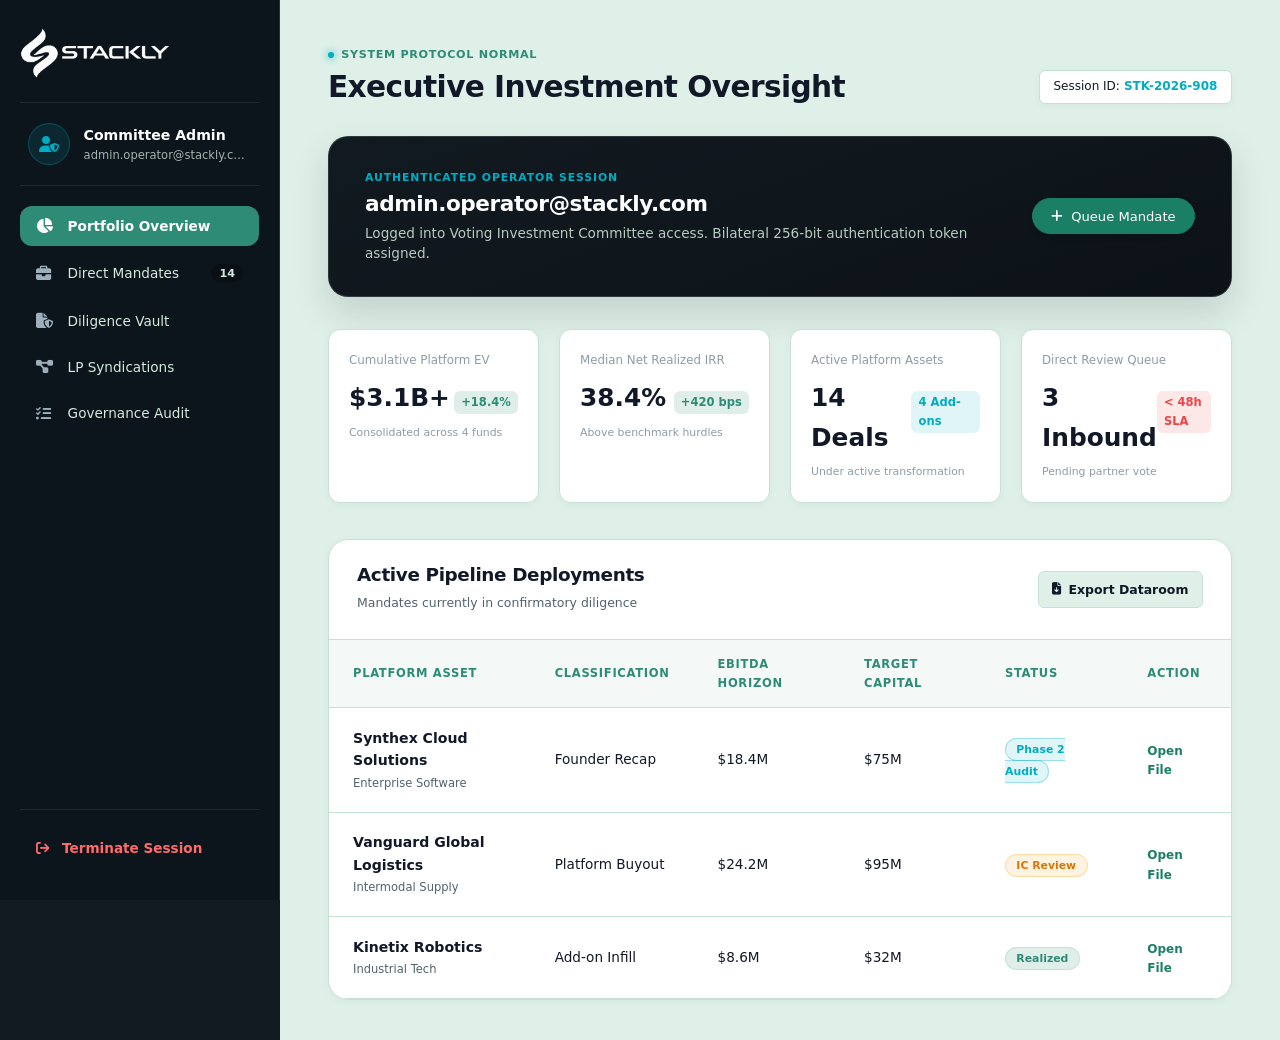
<file: admin.html>
<!DOCTYPE html>
<html lang="en">

<head>
    <meta charset="UTF-8" />
    <meta name="viewport" content="width=device-width, initial-scale=1.0" />
    <title>Admin Executive Terminal &bull; Stackly Capital</title>
    <link rel="icon" href="./assets/logo.webp" />
    <link rel="stylesheet" href="root.css" />
    <link rel="stylesheet" href="style.css" />
    <link rel="stylesheet" href="admin.css" />
    <link rel="stylesheet" href="https://cdnjs.cloudflare.com/ajax/libs/font-awesome/6.4.0/css/all.min.css" />
</head>

<body class="dashboard-shell-body">

    <!-- Mobile Top Bar -->
    <header class="mobile-dash-header">
        <button type="button" class="dash-hamburger-btn" id="dashHamburgerBtn" aria-label="Toggle Navigation Drawer">
            <span class="bar bar-top"></span>
            <span class="bar bar-mid"></span>
            <span class="bar bar-bot"></span>
        </button>
        <a href="error.html" class="mobile-dash-brand">
            <i class="fa-solid fa-layer-group brand-accent"></i>
            <span>STACKLY</span>
        </a>
        <div class="mobile-security-dot" title="Encrypted Connection Active"></div>
    </header>

    <!-- Drawer Scrim Overlay -->
    <div class="dash-sidebar-scrim" id="dashSidebarScrim"></div>

    <div class="dash-core-layout">

        <!-- Left Navigation Drawer -->
        <aside class="dash-sidebar" id="dashSidebar">
            <div class="sidebar-brand-wrapper">
                <a href="error.html" class="dash-logo">
                                <img src="./assets/logo 23.webp" alt="logo" width="150px" height="50px">

                </a>
                <button type="button" class="dash-sidebar-close" id="dashSidebarClose"
                    aria-label="Close Navigation Drawer">
                    <i class="fa-solid fa-xmark"></i>
                </button>
            </div>

            <div class="sidebar-user-glance">
                <div class="user-avatar-ring">
                    <i class="fa-solid fa-user-shield"></i>
                </div>
                <div class="user-glance-info">
                    <strong class="user-name">Committee Admin</strong>
                    <span class="user-email-display" id="sidebarEmailDisplay">operator@stackly.com</span>
                </div>
            </div>

            <!-- Navigation Routing Links -->
            <nav class="sidebar-nav">
                <button type="button" class="nav-entry active" data-tab="overviewTab">
                    <i class="fa-solid fa-chart-pie"></i>
                    <span>Portfolio Overview</span>
                </button>
                <button type="button" class="nav-entry" data-tab="mandatesTab">
                    <i class="fa-solid fa-briefcase"></i>
                    <span>Direct Mandates</span>
                    <span class="nav-counter">14</span>
                </button>
                <button type="button" class="nav-entry" data-tab="diligenceTab">
                    <i class="fa-solid fa-file-shield"></i>
                    <span>Diligence Vault</span>
                </button>
                <button type="button" class="nav-entry" data-tab="syndicationsTab">
                    <i class="fa-solid fa-diagram-project"></i>
                    <span>LP Syndications</span>
                </button>
                <button type="button" class="nav-entry" data-tab="auditTab">
                    <i class="fa-solid fa-list-check"></i>
                    <span>Governance Audit</span>
                </button>
            </nav>

            <div class="sidebar-foot">
                <a href="auth.html" class="dash-logout-anchor" id="dashLogoutAnchor">
                    <i class="fa-solid fa-arrow-right-from-bracket"></i>
                    <span>Terminate Session</span>
                </a>
            </div>
        </aside>

        <!-- Main Content Stage (Background: --bg-mint-soft: #DFF0E8) -->
        <main class="dash-main-stage">

            <!-- Desktop Top Header -->
            <div class="dash-stage-topbar reveal-item">
                <div class="topbar-heading">
                    <span class="system-status-chip">
                        <span class="pulse-indicator"></span> System Protocol Normal
                    </span>
                    <h1 class="stage-title">Executive Investment Oversight</h1>
                </div>
                <div class="topbar-actions">
                    <a href="error.html" class="live-session-tag">
                        <span class="session-label">Session ID:</span>
                        <span class="session-val">STK-2026-908</span>
                    </a>
                </div>
            </div>

            <!-- User Session Verification Strip -->
            <div class="dash-profile-banner reveal-item">
                <div class="banner-text-col">
                    <span class="banner-badge">AUTHENTICATED OPERATOR SESSION</span>
                    <h2 class="banner-title" id="stageUserEmail">admin.operator@stackly.com</h2>
                    <p class="banner-sub">
                        Logged into Voting Investment Committee access. Bilateral 256-bit authentication token assigned.
                    </p>
                </div>
                <div class="banner-action-col">
                    <a href="error.html" class="btn btn-primary btn-sm">
                        <i class="fa-solid fa-plus"></i>
                        <span>Queue Mandate</span>
                    </a>
                </div>
            </div>

            <!-- =================================================================
           TAB 1: PORTFOLIO OVERVIEW
           ================================================================= -->
            <section class="tab-panel active" id="overviewTab">
                <!-- KPI Metric Grid -->
                <div class="dash-metrics-grid">
                    <div class="metric-card reveal-item">
                        <span class="m-card-label">Cumulative Platform EV</span>
                        <div class="m-card-val-row">
                            <strong class="m-val">$3.1B+</strong>
                            <span class="m-trend positive">+18.4%</span>
                        </div>
                        <span class="m-card-footnote">Consolidated across 4 funds</span>
                    </div>

                    <div class="metric-card reveal-item">
                        <span class="m-card-label">Median Net Realized IRR</span>
                        <div class="m-card-val-row">
                            <strong class="m-val">38.4%</strong>
                            <span class="m-trend positive">+420 bps</span>
                        </div>
                        <span class="m-card-footnote">Above benchmark hurdles</span>
                    </div>

                    <div class="metric-card reveal-item">
                        <span class="m-card-label">Active Platform Assets</span>
                        <div class="m-card-val-row">
                            <strong class="m-val">14 Deals</strong>
                            <span class="m-trend neutral">4 Add-ons</span>
                        </div>
                        <span class="m-card-footnote">Under active transformation</span>
                    </div>

                    <div class="metric-card reveal-item">
                        <span class="m-card-label">Direct Review Queue</span>
                        <div class="m-card-val-row">
                            <strong class="m-val">3 Inbound</strong>
                            <span class="m-trend alert">&lt; 48h SLA</span>
                        </div>
                        <span class="m-card-footnote">Pending partner vote</span>
                    </div>
                </div>

                <!-- Pipeline Deployment Table -->
                <div class="dash-table-chassis reveal-item">
                    <div class="table-header-strip">
                        <div class="table-title-wrap">
                            <h3 class="table-heading">Active Pipeline Deployments</h3>
                            <span class="table-sub">Mandates currently in confirmatory diligence</span>
                        </div>
                        <a href="error.html" class="table-export-btn">
                            <i class="fa-solid fa-file-arrow-down"></i>
                            <span>Export Dataroom</span>
                        </a>
                    </div>

                    <div class="table-responsive-wrapper">
                        <table class="dash-table">
                            <thead>
                                <tr>
                                    <th>Platform Asset</th>
                                    <th>Classification</th>
                                    <th>EBITDA Horizon</th>
                                    <th>Target Capital</th>
                                    <th>Status</th>
                                    <th>Action</th>
                                </tr>
                            </thead>
                            <tbody>
                                <tr>
                                    <td>
                                        <div class="company-cell">
                                            <strong>Synthex Cloud Solutions</strong>
                                            <span>Enterprise Software</span>
                                        </div>
                                    </td>
                                    <td>Founder Recap</td>
                                    <td>$18.4M</td>
                                    <td>$75M</td>
                                    <td><span class="badge-status status-active">Phase 2 Audit</span></td>
                                    <td><a href="error.html" class="table-inline-btn">Open File</a></td>
                                </tr>
                                <tr>
                                    <td>
                                        <div class="company-cell">
                                            <strong>Vanguard Global Logistics</strong>
                                            <span>Intermodal Supply</span>
                                        </div>
                                    </td>
                                    <td>Platform Buyout</td>
                                    <td>$24.2M</td>
                                    <td>$95M</td>
                                    <td><span class="badge-status status-pending">IC Review</span></td>
                                    <td><a href="error.html" class="table-inline-btn">Open File</a></td>
                                </tr>
                                <tr>
                                    <td>
                                        <div class="company-cell">
                                            <strong>Kinetix Robotics</strong>
                                            <span>Industrial Tech</span>
                                        </div>
                                    </td>
                                    <td>Add-on Infill</td>
                                    <td>$8.6M</td>
                                    <td>$32M</td>
                                    <td><span class="badge-status status-realized">Realized</span></td>
                                    <td><a href="error.html" class="table-inline-btn">Open File</a></td>
                                </tr>
                            </tbody>
                        </table>
                    </div>
                </div>
            </section>

            <!-- =================================================================
           TAB 2: DIRECT MANDATES
           ================================================================= -->
            <section class="tab-panel" id="mandatesTab">
                <div class="dash-panel-card reveal-item">
                    <div class="panel-header-row">
                        <div>
                            <h3 class="panel-title">Direct Mandate Submissions</h3>
                            <p class="panel-sub">Verified buy-side and proprietary infill opportunities awaiting
                                assignment.</p>
                        </div>
                        <a href="error.html" class="btn btn-primary btn-sm">
                            <i class="fa-solid fa-filter"></i>
                            <span>Filter Targets</span>
                        </a>
                    </div>

                    <div class="panel-grid-stack">
                        <div class="panel-item-row">
                            <div class="item-primary-info">
                                <strong>Project Apex Intermodal</strong>
                                <span>Maritime container telemetry rollup &bull; $14M EBITDA</span>
                            </div>
                            <span class="badge-status status-pending">Underwriting</span>
                            <a href="error.html" class="btn btn-secondary btn-sm">Review Mandate</a>
                        </div>

                        <div class="panel-item-row">
                            <div class="item-primary-info">
                                <strong>BioCore Therapeutics ERP</strong>
                                <span>Clinical management add-on platform &bull; $9.2M EBITDA</span>
                            </div>
                            <span class="badge-status status-active">Confirmatory</span>
                            <a href="error.html" class="btn btn-secondary btn-sm">Review Mandate</a>
                        </div>

                        <div class="panel-item-row">
                            <div class="item-primary-info">
                                <strong>AeroForge Precision Metals</strong>
                                <span>Defense component casting buyout &bull; $22M EBITDA</span>
                            </div>
                            <span class="badge-status status-realized">Partner Approved</span>
                            <a href="error.html" class="btn btn-secondary btn-sm">Review Mandate</a>
                        </div>
                    </div>
                </div>
            </section>

            <!-- =================================================================
           TAB 3: DILIGENCE VAULT
           ================================================================= -->
            <section class="tab-panel" id="diligenceTab">
                <div class="dash-panel-card reveal-item">
                    <div class="panel-header-row">
                        <div>
                            <h3 class="panel-title">Encrypted Cleanroom Diligence Vault</h3>
                            <p class="panel-sub">Audited balance sheets, customer cohort analyses, and QoE
                                reconciliations.</p>
                        </div>
                        <a href="error.html" class="btn btn-primary btn-sm">
                            <i class="fa-solid fa-cloud-arrow-up"></i>
                            <span>Upload Archive</span>
                        </a>
                    </div>

                    <div class="vault-files-grid">
                        <div class="vault-file-card">
                            <i class="fa-solid fa-file-pdf file-icon"></i>
                            <strong>Q3 Quality of Earnings Synthesis.pdf</strong>
                            <span>SOC2 Compartmentalized &bull; 8.4 MB</span>
                            <a href="error.html" class="btn btn-secondary btn-sm">Download Decrypted</a>
                        </div>

                        <div class="vault-file-card">
                            <i class="fa-solid fa-file-lines file-icon"></i>
                            <strong>Bolt-On Multiple Model v4.xlsx</strong>
                            <span>Deterministic Yield Framework &bull; 14.2 MB</span>
                            <a href="error.html" class="btn btn-secondary btn-sm">Download Decrypted</a>
                        </div>

                        <div class="vault-file-card">
                            <i class="fa-solid fa-file-shield file-icon"></i>
                            <strong>Bilateral Non-Disclosure Registers.pdf</strong>
                            <span>Legal Regulatory Compliance &bull; 2.1 MB</span>
                            <a href="error.html" class="btn btn-secondary btn-sm">Download Decrypted</a>
                        </div>
                    </div>
                </div>
            </section>

            <!-- =================================================================
           TAB 4: LP SYNDICATIONS
           ================================================================= -->
            <section class="tab-panel" id="syndicationsTab">
                <div class="dash-panel-card reveal-item">
                    <div class="panel-header-row">
                        <div>
                            <h3 class="panel-title">Institutional LP Syndication Tranches</h3>
                            <p class="panel-sub">Single-asset continuation vehicles and sovereign wealth co-investments.
                            </p>
                        </div>
                        <a href="error.html" class="btn btn-primary btn-sm">
                            <i class="fa-solid fa-network-wired"></i>
                            <span>Structure Vehicle</span>
                        </a>
                    </div>

                    <div class="panel-grid-stack">
                        <div class="panel-item-row">
                            <div class="item-primary-info">
                                <strong>Stackly Co-Investment SPV IV (Cloud Platform)</strong>
                                <span>Target Ticket: $45M &bull; Subscribed: $41.5M (92%)</span>
                            </div>
                            <span class="badge-status status-active">Closing Tranche</span>
                            <a href="error.html" class="btn btn-secondary btn-sm">Allocation Ledger</a>
                        </div>

                        <div class="panel-item-row">
                            <div class="item-primary-info">
                                <strong>Continuation Fund Platform Alpha (Intermodal Hubs)</strong>
                                <span>Target Ticket: $85M &bull; Subscribed: $85M (100%)</span>
                            </div>
                            <span class="badge-status status-realized">Subscribed</span>
                            <a href="error.html" class="btn btn-secondary btn-sm">Allocation Ledger</a>
                        </div>
                    </div>
                </div>
            </section>

            <!-- =================================================================
           TAB 5: GOVERNANCE AUDIT
           ================================================================= -->
            <section class="tab-panel" id="auditTab">
                <div class="dash-panel-card reveal-item">
                    <div class="panel-header-row">
                        <div>
                            <h3 class="panel-title">Investment Committee Audit Trail</h3>
                            <p class="panel-sub">Immutable cryptographic log of partner affirmations, votes, and exits.
                            </p>
                        </div>
                        <a href="error.html" class="btn btn-primary btn-sm">
                            <i class="fa-solid fa-stamp"></i>
                            <span>Export Audit Trail</span>
                        </a>
                    </div>

                    <div class="panel-grid-stack">
                        <div class="panel-item-row">
                            <div class="item-primary-info">
                                <strong>Affirmative Phase 2 Vote Executed: Synthex Cloud</strong>
                                <span>Authorized by Marcus Sterling, Chair &bull; 09:42 EST</span>
                            </div>
                            <span class="badge-status status-realized">Affirmed</span>
                            <a href="error.html" class="table-inline-btn">View Signature</a>
                        </div>

                        <div class="panel-item-row">
                            <div class="item-primary-info">
                                <strong>Valuation Threshold Adjusted: AeroForge</strong>
                                <span>Authorized by Alistair Ross &bull; 14:15 GMT</span>
                            </div>
                            <span class="badge-status status-pending">Revision Logged</span>
                            <a href="error.html" class="table-inline-btn">View Signature</a>
                        </div>
                    </div>
                </div>
            </section>

        </main>
    </div>

    <script>

        document.addEventListener("DOMContentLoaded", () => {
            // Elements
            const hamburgerBtn = document.getElementById("dashHamburgerBtn");
            const sidebar = document.getElementById("dashSidebar");
            const sidebarClose = document.getElementById("dashSidebarClose");
            const scrim = document.getElementById("dashSidebarScrim");
            const sidebarEmailDisplay = document.getElementById("sidebarEmailDisplay");
            const stageUserEmail = document.getElementById("stageUserEmail");
            const logoutAnchor = document.getElementById("dashLogoutAnchor");
            const navEntries = document.querySelectorAll(".sidebar-nav .nav-entry");
            const tabPanels = document.querySelectorAll(".tab-panel");

            // Authenticated Email Persistence
            const authenticatedEmail = localStorage.getItem("authenticatedUserEmail") || "admin.operator@stackly.com";
            if (sidebarEmailDisplay) sidebarEmailDisplay.textContent = authenticatedEmail;
            if (stageUserEmail) stageUserEmail.textContent = authenticatedEmail;

            /* ------------------------------------------------------------------------
               1. DRAWER TOGGLE & MOBILE BACKGROUND SCROLL-LOCK
               ------------------------------------------------------------------------ */
            function openDrawer() {
                sidebar.classList.add("drawer-open");
                hamburgerBtn.classList.add("is-active");
                scrim.classList.add("is-visible");
                document.body.classList.add("no-scroll"); // Locks background scrolling
            }

            function closeDrawer() {
                sidebar.classList.remove("drawer-open");
                hamburgerBtn.classList.remove("is-active");
                scrim.classList.remove("is-visible");
                document.body.classList.remove("no-scroll"); // Restores background scrolling
            }

            if (hamburgerBtn) {
                hamburgerBtn.addEventListener("click", () => {
                    if (sidebar.classList.contains("drawer-open")) {
                        closeDrawer();
                    } else {
                        openDrawer();
                    }
                });
            }

            if (sidebarClose) sidebarClose.addEventListener("click", closeDrawer);
            if (scrim) {
                scrim.addEventListener("click", closeDrawer);
                // Prevent background touch scrolling through scrim on mobile
                scrim.addEventListener("touchmove", (e) => e.preventDefault(), {passive: false});
            }

            document.addEventListener("keydown", (e) => {
                if (e.key === "Escape" && sidebar.classList.contains("drawer-open")) {
                    closeDrawer();
                }
            });

            /* ------------------------------------------------------------------------
               2. DYNAMIC NAVIGATION TAB SWITCHING & CONTENT REVEAL
               ------------------------------------------------------------------------ */
            navEntries.forEach((button) => {
                button.addEventListener("click", () => {
                    const targetTabId = button.getAttribute("data-tab");

                    // Update sidebar active classes
                    navEntries.forEach((b) => b.classList.remove("active"));
                    button.classList.add("active");

                    // Switch tab panels
                    tabPanels.forEach((panel) => {
                        if (panel.id === targetTabId) {
                            panel.classList.add("active");
                            // Re-trigger reveal animation on tab change
                            panel.querySelectorAll(".reveal-item").forEach((el) => {
                                el.style.animation = "none";
                                el.offsetHeight; /* trigger reflow */
                                el.style.animation = null;
                            });
                        } else {
                            panel.classList.remove("active");
                        }
                    });

                    // Auto close drawer on mobile view after selecting link
                    if (window.innerWidth <= 768) {
                        closeDrawer();
                    }
                });
            });

            /* ------------------------------------------------------------------------
               3. SESSION LOGOUT HANDLER
               ------------------------------------------------------------------------ */
            if (logoutAnchor) {
                logoutAnchor.addEventListener("click", () => {
                    localStorage.removeItem("authenticatedUserEmail");
                });
            }
        });

    </script>
</body>

</html>
</file>
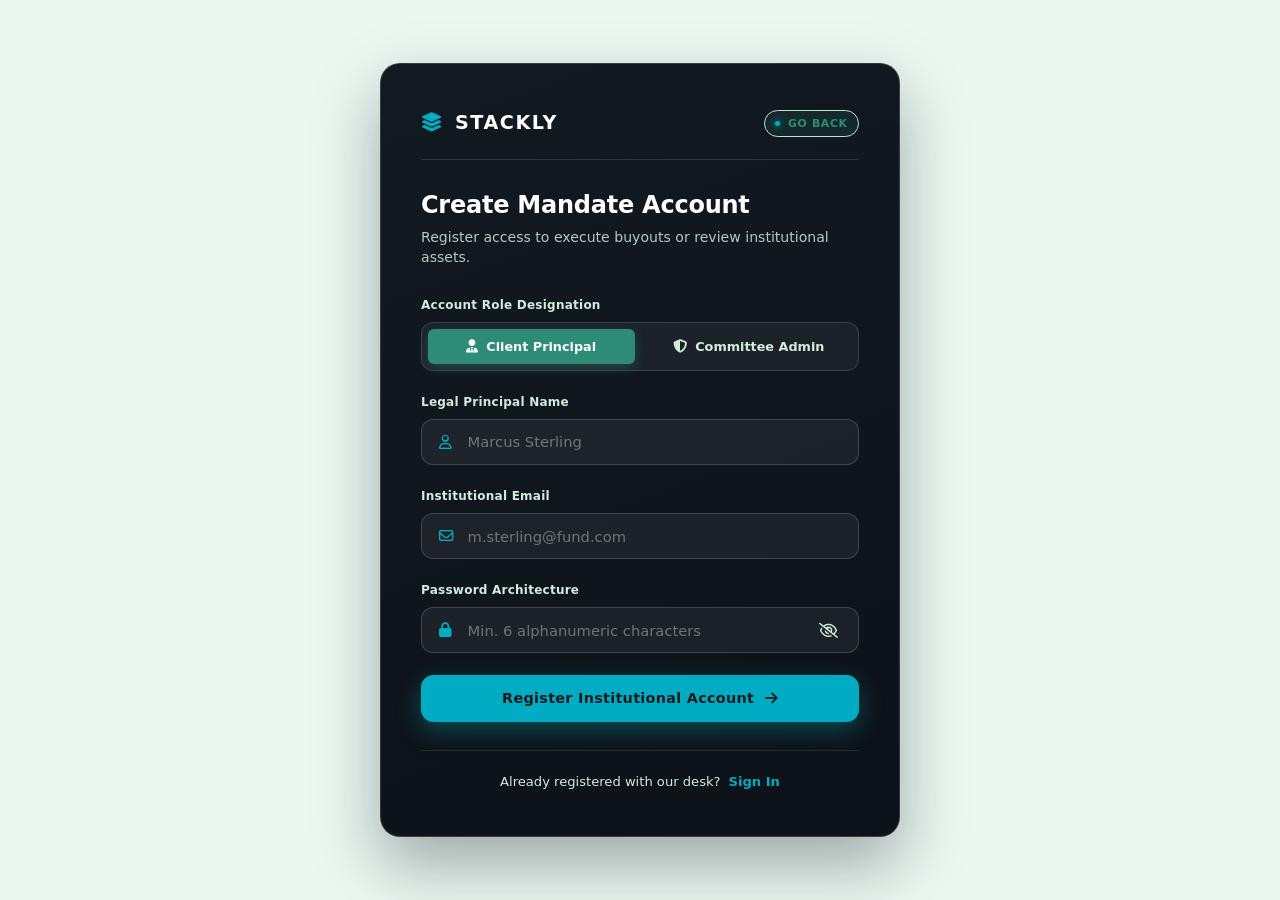
<file: auth.html>
<!DOCTYPE html>
<html lang="en">

<head>
    <meta charset="UTF-8" />
    <meta name="viewport" content="width=device-width, initial-scale=1.0" />
    <title>Portal Authentication &bull; Stackly Capital</title>
    <link rel="icon" href="./assets/logo.webp" />
    <link rel="stylesheet" href="root.css" />
    <link rel="stylesheet" href="auth.css" />
    <link rel="stylesheet" href="https://cdnjs.cloudflare.com/ajax/libs/font-awesome/6.4.0/css/all.min.css" />
</head>

<body class="auth-body">

    <main class="auth-viewport-wrapper">
        <div class="auth-card-stage">

            <div class="auth-card-header">
                <a href="index.html" class="auth-brand-logo">
                    <span class="brand-icon"><i class="fa-solid fa-layer-group"></i></span>
                    <span class="brand-text">STACKLY</span>
                </a>
                <a class="auth-security-chip" href="javascript:history.back()">
                    <span class="chip-pulse"></span>
                    <span>Go Back</span>
                </a>
            </div>

            <!-- 1. SIGNUP CARD (Create Account) -->
            <section class="auth-form-card" id="signupCard">
                <div class="card-intro">
                    <h2 class="auth-title">Create Mandate Account</h2>
                    <p class="auth-sub">Register access to execute buyouts or review institutional assets.</p>
                </div>

                <form id="signupForm" novalidate>
                    <div class="form-group">
                        <label class="input-label">Account Role Designation</label>
                        <div class="custom-role-segmented" id="signupRoleSelector">
                            <button type="button" class="role-segment-btn active" data-role="client">
                                <i class="fa-solid fa-user-tie"></i>
                                <span>Client Principal</span>
                            </button>
                            <button type="button" class="role-segment-btn" data-role="admin">
                                <i class="fa-solid fa-shield-halved"></i>
                                <span>Committee Admin</span>
                            </button>
                        </div>
                        <input type="hidden" id="signupRole" value="client" />
                    </div>

                    <div class="form-group">
                        <label for="signupName" class="input-label">Legal Principal Name</label>
                        <div class="input-control-shell">
                            <i class="fa-regular fa-user field-icon"></i>
                            <input type="text" id="signupName" class="input-field" placeholder="Marcus Sterling" autocomplete="off" />
                        </div>
                        <span class="input-error-tip" id="signupNameError" style="display: none;">Only alphabets and spaces are permitted.</span>
                    </div>

                    <div class="form-group">
                        <label for="signupEmail" class="input-label">Institutional Email</label>
                        <div class="input-control-shell">
                            <i class="fa-regular fa-envelope field-icon"></i>
                            <input type="email" id="signupEmail" class="input-field" placeholder="m.sterling@fund.com" autocomplete="off" />
                        </div>
                        <span class="input-error-tip" id="signupEmailError" style="display: none;">Please enter a valid institutional email address.</span>
                    </div>

                    <div class="form-group">
                        <label for="signupPass" class="input-label">Password Architecture</label>
                        <div class="input-control-shell">
                            <i class="fa-solid fa-lock field-icon"></i>
                            <input type="password" id="signupPass" class="input-field password-input" placeholder="Min. 6 alphanumeric characters" autocomplete="off" />
                            <button type="button" class="pass-toggle-btn" aria-label="Toggle password visibility">
                                <i class="fa-regular fa-eye-slash"></i>
                            </button>
                        </div>
                        <span class="input-error-tip" id="signupPassError" style="display: none;">Password must be at least 6 characters long.</span>
                    </div>

                    <button type="submit" class="btn btn-auth-action">
                        <span>Register Institutional Account</span>
                        <i class="fa-solid fa-arrow-right"></i>
                    </button>
                </form>

                <div class="auth-switch-prompt">
                    <span>Already registered with our desk?</span>
                    <button type="button" class="switch-link-btn" id="toLoginBtn">Sign In</button>
                </div>
            </section>

            <!-- 2. LOGIN CARD -->
            <section class="auth-form-card auth-card-hidden" id="loginCard">
                <div class="card-intro">
                    <h2 class="auth-title">Mandate Gateway Sign In</h2>
                    <p class="auth-sub">Enter verified institutional credentials to unlock platform records.</p>
                </div>

                <form id="loginForm" novalidate>
                    <div class="form-group">
                        <label class="input-label">Account Role Designation</label>
                        <div class="custom-role-segmented" id="loginRoleSelector">
                            <button type="button" class="role-segment-btn active" data-role="client">
                                <i class="fa-solid fa-user-tie"></i>
                                <span>Client Principal</span>
                            </button>
                            <button type="button" class="role-segment-btn" data-role="admin">
                                <i class="fa-solid fa-shield-halved"></i>
                                <span>Committee Admin</span>
                            </button>
                        </div>
                        <input type="hidden" id="loginRole" value="client" />
                    </div>

                    <div class="form-group">
                        <label for="loginName" class="input-label">Authorized Principal Name</label>
                        <div class="input-control-shell">
                            <i class="fa-regular fa-user field-icon"></i>
                            <input type="text" id="loginName" class="input-field" placeholder="Marcus Sterling" autocomplete="off" />
                        </div>
                        <span class="input-error-tip" id="loginNameError" style="display: none;">Only alphabets and spaces are permitted.</span>
                    </div>

                    <div class="form-group">
                        <label for="loginEmail" class="input-label">Institutional Email</label>
                        <div class="input-control-shell">
                            <i class="fa-regular fa-envelope field-icon"></i>
                            <input type="email" id="loginEmail" class="input-field" placeholder="m.sterling@fund.com" autocomplete="off" />
                        </div>
                        <span class="input-error-tip" id="loginEmailError" style="display: none;">Please enter a valid institutional email address.</span>
                    </div>

                    <div class="form-group">
                        <div class="label-split-row">
                            <label for="loginPass" class="input-label">Security Key</label>
                            <button type="button" class="forgot-pass-anchor" id="toForgotBtn">Forgot Password?</button>
                        </div>
                        <div class="input-control-shell">
                            <i class="fa-solid fa-lock field-icon"></i>
                            <input type="password" id="loginPass" class="input-field password-input" placeholder="Enter key (Min. 6 chars)" autocomplete="off" />
                            <button type="button" class="pass-toggle-btn" aria-label="Toggle password visibility">
                                <i class="fa-regular fa-eye-slash"></i>
                            </button>
                        </div>
                        <span class="input-error-tip" id="loginPassError" style="display: none;">Security key must contain at least 6 characters.</span>
                    </div>

                    <button type="submit" class="btn btn-auth-action">
                        <span>Authorize &amp; Launch Dashboard</span>
                        <i class="fa-solid fa-shield-halved"></i>
                    </button>
                </form>

                <div class="auth-switch-prompt">
                    <span>Need mandate deployment access?</span>
                    <button type="button" class="switch-link-btn" id="toSignupBtn">Create Account</button>
                </div>
            </section>

            <!-- 3. FORGOT PASSWORD CARD -->
            <section class="auth-form-card auth-card-hidden" id="forgotCard">
                <div class="card-intro">
                    <h2 class="auth-title">Key Recovery Protocol</h2>
                    <p class="auth-sub">Submit your registered email to dispatch cryptographic recovery tokens.</p>
                </div>

                <form id="forgotForm" novalidate>
                    <div class="form-group">
                        <label for="forgotEmail" class="input-label">Registered Institutional Email</label>
                        <div class="input-control-shell">
                            <i class="fa-regular fa-envelope field-icon"></i>
                            <input type="email" id="forgotEmail" class="input-field" placeholder="m.sterling@fund.com" autocomplete="off" />
                        </div>
                        <span class="input-error-tip" id="forgotEmailError" style="display: none;">Please enter a valid email format to proceed.</span>
                    </div>

                    <button type="submit" class="btn btn-auth-action">
                        <span>Verify &amp; Generate Recovery Key</span>
                        <i class="fa-solid fa-key"></i>
                    </button>
                </form>

                <div class="auth-switch-prompt">
                    <span>Remember your credentials?</span>
                    <button type="button" class="switch-link-btn" id="backToLoginBtn">Return to Sign In</button>
                </div>
            </section>

        </div>
    </main>

    <script>
        document.addEventListener("DOMContentLoaded", () => {
            // View Containers
            const signupCard = document.getElementById("signupCard");
            const loginCard = document.getElementById("loginCard");
            const forgotCard = document.getElementById("forgotCard");

            // Navigation Switch Buttons
            const toLoginBtn = document.getElementById("toLoginBtn");
            const toSignupBtn = document.getElementById("toSignupBtn");
            const toForgotBtn = document.getElementById("toForgotBtn");
            const backToLoginBtn = document.getElementById("backToLoginBtn");

            function switchView(targetCard) {
                [signupCard, loginCard, forgotCard].forEach((card) => {
                    card.classList.add("auth-card-hidden");
                });
                targetCard.classList.remove("auth-card-hidden");
            }

            toLoginBtn?.addEventListener("click", () => switchView(loginCard));
            toSignupBtn?.addEventListener("click", () => switchView(signupCard));
            toForgotBtn?.addEventListener("click", () => switchView(forgotCard));
            backToLoginBtn?.addEventListener("click", () => switchView(loginCard));

            // Password Toggle Handlers
            const passToggleButtons = document.querySelectorAll(".pass-toggle-btn");
            passToggleButtons.forEach((btn) => {
                btn.addEventListener("click", () => {
                    const shell = btn.closest(".input-control-shell");
                    const input = shell.querySelector(".password-input");
                    const icon = btn.querySelector("i");

                    if (input.type === "password") {
                        input.type = "text";
                        icon.classList.remove("fa-eye-slash");
                        icon.classList.add("fa-eye");
                    } else {
                        input.type = "password";
                        icon.classList.remove("fa-eye");
                        icon.classList.add("fa-eye-slash");
                    }
                });
            });

            // Segmented Role Switcher Controller
            function setSegmentRole(containerId, hiddenInputId, targetRole) {
                const container = document.getElementById(containerId);
                const hiddenInput = document.getElementById(hiddenInputId);
                if (!container || !hiddenInput) return;

                const buttons = container.querySelectorAll(".role-segment-btn");
                buttons.forEach((btn) => {
                    if (btn.getAttribute("data-role") === targetRole) {
                        btn.classList.add("active");
                    } else {
                        btn.classList.remove("active");
                    }
                });
                hiddenInput.value = targetRole;
            }

            function setupSegmentListeners(containerId, hiddenInputId) {
                const container = document.getElementById(containerId);
                const hiddenInput = document.getElementById(hiddenInputId);
                if (!container || !hiddenInput) return;

                const buttons = container.querySelectorAll(".role-segment-btn");
                buttons.forEach((btn) => {
                    btn.addEventListener("click", () => {
                        const role = btn.getAttribute("data-role");
                        setSegmentRole(containerId, hiddenInputId, role);
                    });
                });
            }

            setupSegmentListeners("signupRoleSelector", "signupRole");
            setupSegmentListeners("loginRoleSelector", "loginRole");

            // Validation Helper Functions
            const nameRegex = /^[A-Za-z\s]+$/;
            const emailRegex = /^[a-zA-Z0-9._%+-]+@[a-zA-Z0-9.-]+\.[a-zA-Z]{2,}$/;

            function validateInput(input, errorElement, condition) {
                if (!condition) {
                    input.classList.add("input-error");
                    if (errorElement) errorElement.style.display = "block";
                    return false;
                } else {
                    input.classList.remove("input-error");
                    if (errorElement) errorElement.style.display = "none";
                    return true;
                }
            }

            function bindLiveClear(input, errorEl) {
                if (!input) return;
                input.addEventListener("input", () => {
                    input.classList.remove("input-error");
                    if (errorEl) errorEl.style.display = "none";
                });
            }

            /* ------------------------------------------------------------------------
               1. CREATE ACCOUNT (Signup -> Save Role -> Redirect to Login View)
            ------------------------------------------------------------------------ */
            const signupForm = document.getElementById("signupForm");
            const signupName = document.getElementById("signupName");
            const signupEmail = document.getElementById("signupEmail");
            const signupPass = document.getElementById("signupPass");
            const signupRole = document.getElementById("signupRole");

            bindLiveClear(signupName, document.getElementById("signupNameError"));
            bindLiveClear(signupEmail, document.getElementById("signupEmailError"));
            bindLiveClear(signupPass, document.getElementById("signupPassError"));

            signupForm?.addEventListener("submit", (e) => {
                e.preventDefault();

                const nameVal = signupName.value.trim();
                const emailVal = signupEmail.value.trim();
                const passVal = signupPass.value.trim();
                const chosenRole = signupRole ? signupRole.value : "client";

                const isNameValid = validateInput(
                    signupName,
                    document.getElementById("signupNameError"),
                    nameVal !== "" && nameRegex.test(nameVal)
                );

                const isEmailValid = validateInput(
                    signupEmail,
                    document.getElementById("signupEmailError"),
                    emailVal !== "" && emailRegex.test(emailVal)
                );

                const isPassValid = validateInput(
                    signupPass,
                    document.getElementById("signupPassError"),
                    passVal.length >= 6
                );

                if (isNameValid && isEmailValid && isPassValid) {
                    // Persist account credentials along with designated role
                    const userProfile = {
                        name: nameVal,
                        email: emailVal,
                        password: passVal,
                        role: chosenRole
                    };
                    localStorage.setItem("registeredUserProfile", JSON.stringify(userProfile));

                    // Synchronize the Login card with the registered role & email
                    setSegmentRole("loginRoleSelector", "loginRole", chosenRole);
                    const loginName = document.getElementById("loginName");
                    const loginEmail = document.getElementById("loginEmail");
                    if (loginName) loginName.value = nameVal;
                    if (loginEmail) loginEmail.value = emailVal;

                    // Clear signup input fields
                    signupName.value = "";
                    signupEmail.value = "";
                    signupPass.value = "";

                    // Redirect view to Login section
                    switchView(loginCard);
                }
            });

            /* ------------------------------------------------------------------------
               2. LOGIN (Login Card -> Validate -> Redirect to Respective Dashboard)
            ------------------------------------------------------------------------ */
            const loginForm = document.getElementById("loginForm");
            const loginName = document.getElementById("loginName");
            const loginEmail = document.getElementById("loginEmail");
            const loginPass = document.getElementById("loginPass");
            const loginRole = document.getElementById("loginRole");

            bindLiveClear(loginName, document.getElementById("loginNameError"));
            bindLiveClear(loginEmail, document.getElementById("loginEmailError"));
            bindLiveClear(loginPass, document.getElementById("loginPassError"));

            loginForm?.addEventListener("submit", (e) => {
    e.preventDefault();

    const nameVal = loginName.value.trim();
    const emailVal = loginEmail.value.trim();
    const passVal = loginPass.value.trim();
    const currentSelectedRole = loginRole ? loginRole.value : "client";

    const isNameValid = validateInput(
        loginName,
        document.getElementById("loginNameError"),
        nameVal !== "" && nameRegex.test(nameVal)
    );

    const isEmailValid = validateInput(
        loginEmail,
        document.getElementById("loginEmailError"),
        emailVal !== "" && emailRegex.test(emailVal)
    );

    const isPassValid = validateInput(
        loginPass,
        document.getElementById("loginPassError"),
        passVal.length >= 6
    );

    if (isNameValid && isEmailValid && isPassValid) {
        // லாகின் பக்கத்தில் தேர்வு செய்த ரோலை நேரடியாக எடுத்துக்கொள்ளும்
        const targetRole = currentSelectedRole;

        // லாகின் செய்த மின்னஞ்சலைச் சேமித்தல்
        localStorage.setItem("authenticatedUserEmail", emailVal);

        // படிவத்தை காலி செய்தல்
        loginName.value = "";
        loginEmail.value = "";
        loginPass.value = "";

        // சரியான பக்கத்திற்குத் திருப்பிவிடுதல்
        if (targetRole === "admin") {
            window.location.href = "admin.html";
        } else {
            window.location.href = "user.html";
        }
    }
});

            /* ------------------------------------------------------------------------
               3. FORGOT PASSWORD PROTOCOL
            ------------------------------------------------------------------------ */
            const forgotForm = document.getElementById("forgotForm");
            const forgotEmail = document.getElementById("forgotEmail");

            bindLiveClear(forgotEmail, document.getElementById("forgotEmailError"));

            forgotForm?.addEventListener("submit", (e) => {
                e.preventDefault();

                const emailVal = forgotEmail.value.trim();
                const isEmailValid = validateInput(
                    forgotEmail,
                    document.getElementById("forgotEmailError"),
                    emailVal !== "" && emailRegex.test(emailVal)
                );

                if (isEmailValid) {
                    forgotEmail.value = "";
                    window.location.href = "error.html";
                }
            });
        });
    </script>
</body>

</html>
</file>
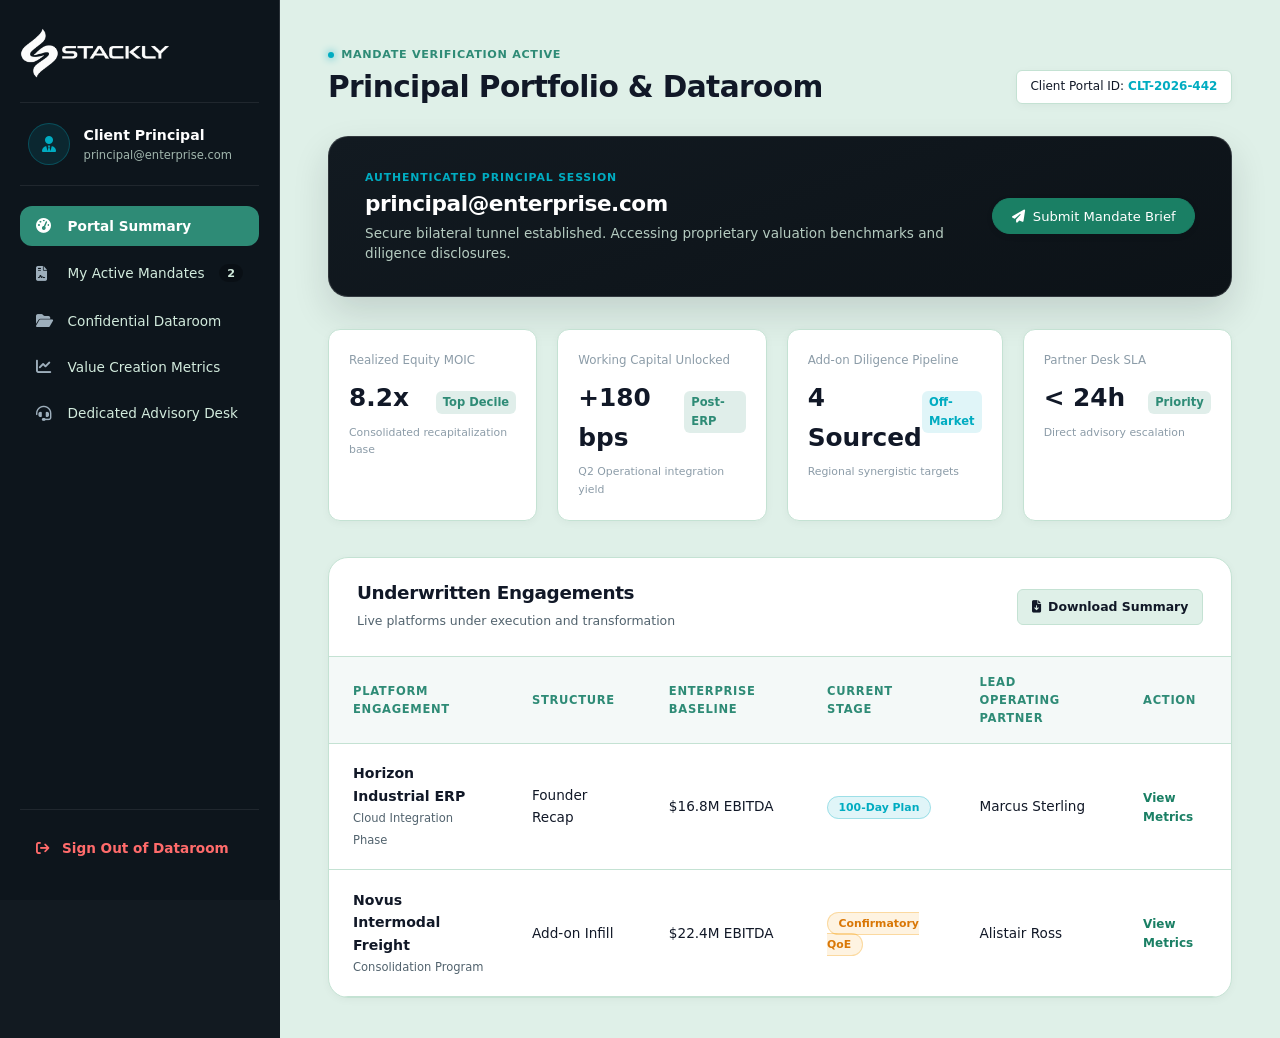
<file: user.html>
<!DOCTYPE html>
<html lang="en">

<head>
    <meta charset="UTF-8" />
    <meta name="viewport" content="width=device-width, initial-scale=1.0" />
    <title>Client Principal Portal &bull; Stackly Capital</title>
    <link rel="icon" href="./assets/logo.webp"/>
    <link rel="stylesheet" href="root.css"/>
    <link rel="stylesheet" href="style.css"/>
    <link rel="stylesheet" href="admin.css"/>
    <link rel="stylesheet" href="https://cdnjs.cloudflare.com/ajax/libs/font-awesome/6.4.0/css/all.min.css" />
</head>

<body class="dashboard-shell-body">

    <header class="mobile-dash-header">
        <button type="button" class="dash-hamburger-btn" id="dashHamburgerBtn" aria-label="Toggle Navigation Drawer">
            <span class="bar bar-top"></span>
            <span class="bar bar-mid"></span>
            <span class="bar bar-bot"></span>
        </button>
        <a href="error.html" class="mobile-dash-brand">
            <i class="fa-solid fa-layer-group brand-accent"></i>
            <span>STACKLY</span>
        </a>
        <div class="mobile-security-dot" title="Encrypted Connection Active"></div>
    </header>

    <div class="dash-sidebar-scrim" id="dashSidebarScrim"></div>

    <div class="dash-core-layout">

        <aside class="dash-sidebar" id="dashSidebar">
            <div class="sidebar-brand-wrapper">
                <a href="error.html" class="dash-logo">
                                <img src="./assets/logo 23.webp" alt="logo" width="150px" height="50px">

                </a>
                <button type="button" class="dash-sidebar-close" id="dashSidebarClose"
                    aria-label="Close Navigation Drawer">
                    <i class="fa-solid fa-xmark"></i>
                </button>
            </div>

            <div class="sidebar-user-glance">
                <div class="user-avatar-ring">
                    <i class="fa-solid fa-user-tie"></i>
                </div>
                <div class="user-glance-info">
                    <strong class="user-name">Client Principal</strong>
                    <span class="user-email-display" id="sidebarEmailDisplay">principal@enterprise.com</span>
                </div>
            </div>

            <nav class="sidebar-nav">
                <button type="button" class="nav-entry active" data-tab="clientOverviewTab">
                    <i class="fa-solid fa-gauge-high"></i>
                    <span>Portal Summary</span>
                </button>
                <button type="button" class="nav-entry" data-tab="clientMandatesTab">
                    <i class="fa-solid fa-file-contract"></i>
                    <span>My Active Mandates</span>
                    <span class="nav-counter">2</span>
                </button>
                <button type="button" class="nav-entry" data-tab="clientDataroomTab">
                    <i class="fa-solid fa-folder-open"></i>
                    <span>Confidential Dataroom</span>
                </button>
                <button type="button" class="nav-entry" data-tab="clientTelemetryTab">
                    <i class="fa-solid fa-chart-line"></i>
                    <span>Value Creation Metrics</span>
                </button>
                <button type="button" class="nav-entry" data-tab="clientAdvisoryTab">
                    <i class="fa-solid fa-headset"></i>
                    <span>Dedicated Advisory Desk</span>
                </button>
            </nav>

            <div class="sidebar-foot">
                <a href="auth.html" class="dash-logout-anchor" id="dashLogoutAnchor">
                    <i class="fa-solid fa-arrow-right-from-bracket"></i>
                    <span>Sign Out of Dataroom</span>
                </a>
            </div>
        </aside>

        <main class="dash-main-stage">

            <div class="dash-stage-topbar reveal-item">
                <div class="topbar-heading">
                    <span class="system-status-chip">
                        <span class="pulse-indicator"></span> Mandate Verification Active
                    </span>
                    <h1 class="stage-title">Principal Portfolio &amp; Dataroom</h1>
                </div>
                <div class="topbar-actions">
                    <a href="error.html" class="live-session-tag">
                        <span class="session-label">Client Portal ID:</span>
                        <span class="session-val">CLT-2026-442</span>
                    </a>
                </div>
            </div>

            <div class="dash-profile-banner reveal-item">
                <div class="banner-text-col">
                    <span class="banner-badge">AUTHENTICATED PRINCIPAL SESSION</span>
                    <h2 class="banner-title" id="stageUserEmail">principal@enterprise.com</h2>
                    <p class="banner-sub">
                        Secure bilateral tunnel established. Accessing proprietary valuation benchmarks and diligence
                        disclosures.
                    </p>
                </div>
                <div class="banner-action-col">
                    <a href="error.html" class="btn btn-primary btn-sm">
                        <i class="fa-solid fa-paper-plane"></i>
                        <span>Submit Mandate Brief</span>
                    </a>
                </div>
            </div>

            <section class="tab-panel active" id="clientOverviewTab">
                <div class="dash-metrics-grid">
                    <div class="metric-card reveal-item">
                        <span class="m-card-label">Realized Equity MOIC</span>
                        <div class="m-card-val-row">
                            <strong class="m-val">8.2x</strong>
                            <span class="m-trend positive">Top Decile</span>
                        </div>
                        <span class="m-card-footnote">Consolidated recapitalization base</span>
                    </div>

                    <div class="metric-card reveal-item">
                        <span class="m-card-label">Working Capital Unlocked</span>
                        <div class="m-card-val-row">
                            <strong class="m-val">+180 bps</strong>
                            <span class="m-trend positive">Post-ERP</span>
                        </div>
                        <span class="m-card-footnote">Q2 Operational integration yield</span>
                    </div>

                    <div class="metric-card reveal-item">
                        <span class="m-card-label">Add-on Diligence Pipeline</span>
                        <div class="m-card-val-row">
                            <strong class="m-val">4 Sourced</strong>
                            <span class="m-trend neutral">Off-Market</span>
                        </div>
                        <span class="m-card-footnote">Regional synergistic targets</span>
                    </div>

                    <div class="metric-card reveal-item">
                        <span class="m-card-label">Partner Desk SLA</span>
                        <div class="m-card-val-row">
                            <strong class="m-val">&lt; 24h</strong>
                            <span class="m-trend positive">Priority</span>
                        </div>
                        <span class="m-card-footnote">Direct advisory escalation</span>
                    </div>
                </div>

                <div class="dash-table-chassis reveal-item">
                    <div class="table-header-strip">
                        <div class="table-title-wrap">
                            <h3 class="table-heading">Underwritten Engagements</h3>
                            <span class="table-sub">Live platforms under execution and transformation</span>
                        </div>
                        <a href="error.html" class="table-export-btn">
                            <i class="fa-solid fa-file-arrow-down"></i>
                            <span>Download Summary</span>
                        </a>
                    </div>

                    <div class="table-responsive-wrapper">
                        <table class="dash-table">
                            <thead>
                                <tr>
                                    <th>Platform Engagement</th>
                                    <th>Structure</th>
                                    <th>Enterprise Baseline</th>
                                    <th>Current Stage</th>
                                    <th>Lead Operating Partner</th>
                                    <th>Action</th>
                                </tr>
                            </thead>
                            <tbody>
                                <tr>
                                    <td>
                                        <div class="company-cell">
                                            <strong>Horizon Industrial ERP</strong>
                                            <span>Cloud Integration Phase</span>
                                        </div>
                                    </td>
                                    <td>Founder Recap</td>
                                    <td>$16.8M EBITDA</td>
                                    <td><span class="badge-status status-active">100-Day Plan</span></td>
                                    <td>Marcus Sterling</td>
                                    <td><a href="error.html" class="table-inline-btn">View Metrics</a></td>
                                </tr>
                                <tr>
                                    <td>
                                        <div class="company-cell">
                                            <strong>Novus Intermodal Freight</strong>
                                            <span>Consolidation Program</span>
                                        </div>
                                    </td>
                                    <td>Add-on Infill</td>
                                    <td>$22.4M EBITDA</td>
                                    <td><span class="badge-status status-pending">Confirmatory QoE</span></td>
                                    <td>Alistair Ross</td>
                                    <td><a href="error.html" class="table-inline-btn">View Metrics</a></td>
                                </tr>
                            </tbody>
                        </table>
                    </div>
                </div>
            </section>

            <section class="tab-panel" id="clientMandatesTab">
                <div class="dash-panel-card reveal-item">
                    <div class="panel-header-row">
                        <div>
                            <h3 class="panel-title">Submitted Mandate Dossiers</h3>
                            <p class="panel-sub">Track status, NDA certifications, and evaluation milestones.</p>
                        </div>
                        <a href="error.html" class="btn btn-primary btn-sm">
                            <i class="fa-solid fa-plus"></i>
                            <span>New Submission</span>
                        </a>
                    </div>

                    <div class="panel-grid-stack">
                        <div class="panel-item-row">
                            <div class="item-primary-info">
                                <strong>Project Trident Supply Chain Buyout</strong>
                                <span>Ref: MND-2026-89 &bull; Submitted Aug 2026 &bull; Mutual NDA Fully Executed</span>
                            </div>
                            <span class="badge-status status-active">IC Underwriting</span>
                            <a href="error.html" class="btn btn-secondary btn-sm">Audit Dossier</a>
                        </div>

                        <div class="panel-item-row">
                            <div class="item-primary-info">
                                <strong>CoreMed Billing Software Bolt-On</strong>
                                <span>Ref: MND-2026-92 &bull; Submitted Sep 2026 &bull; Preliminary Dataroom
                                    Granted</span>
                            </div>
                            <span class="badge-status status-pending">Cleanroom Access</span>
                            <a href="error.html" class="btn btn-secondary btn-sm">Audit Dossier</a>
                        </div>
                    </div>
                </div>
            </section>

            <section class="tab-panel" id="clientDataroomTab">
                <div class="dash-panel-card reveal-item">
                    <div class="panel-header-row">
                        <div>
                            <h3 class="panel-title">Bilateral Client Dataroom Vault</h3>
                            <p class="panel-sub">Encrypted access to underwritten models, audits, and closing documents.
                            </p>
                        </div>
                        <a href="error.html" class="btn btn-primary btn-sm">
                            <i class="fa-solid fa-shield-halved"></i>
                            <span>Verify Access Key</span>
                        </a>
                    </div>

                    <div class="vault-files-grid">
                        <div class="vault-file-card">
                            <i class="fa-solid fa-file-pdf file-icon"></i>
                            <strong>Executed Bilateral NDA &bull; 2026.pdf</strong>
                            <span>Legal Fiduciary Archive &bull; 1.8 MB</span>
                            <a href="error.html" class="btn btn-secondary btn-sm">Download Decrypted</a>
                        </div>

                        <div class="vault-file-card">
                            <i class="fa-solid fa-file-excel file-icon"></i>
                            <strong>Working Capital Model &amp; EBITDA Bridge.xlsx</strong>
                            <span>Financial Architecture &bull; 9.4 MB</span>
                            <a href="error.html" class="btn btn-secondary btn-sm">Download Decrypted</a>
                        </div>

                        <div class="vault-file-card">
                            <i class="fa-solid fa-file-shield file-icon"></i>
                            <strong>Management Rollover Term Sheet.pdf</strong>
                            <span>Governance &amp; Vesting Schedule &bull; 3.2 MB</span>
                            <a href="error.html" class="btn btn-secondary btn-sm">Download Decrypted</a>
                        </div>
                    </div>
                </div>
            </section>

            <section class="tab-panel" id="clientTelemetryTab">
                <div class="dash-panel-card reveal-item">
                    <div class="panel-header-row">
                        <div>
                            <h3 class="panel-title">Post-Acquisition Performance Benchmarks</h3>
                            <p class="panel-sub">Operational efficiency tracking against target underwriting models.</p>
                        </div>
                        <a href="error.html" class="btn btn-primary btn-sm">
                            <i class="fa-solid fa-chart-pie"></i>
                            <span>Full Analytics Deck</span>
                        </a>
                    </div>

                    <div class="panel-grid-stack">
                        <div class="panel-item-row">
                            <div class="item-primary-info">
                                <strong>ERP Centralization &amp; General Ledger Harmonization</strong>
                                <span>Target: 90 Days &bull; Realized: 76 Days (&minus;14 Days Ahead of Plan)</span>
                            </div>
                            <span class="badge-status status-realized">Completed</span>
                            <a href="error.html" class="table-inline-btn">View Log</a>
                        </div>

                        <div class="panel-item-row">
                            <div class="item-primary-info">
                                <strong>Gross Margin Optimization Across Procurement</strong>
                                <span>Target: +250 bps &bull; Realized: +290 bps (Exceeding Underwrite)</span>
                            </div>
                            <span class="badge-status status-active">On Track</span>
                            <a href="error.html" class="table-inline-btn">View Log</a>
                        </div>
                    </div>
                </div>
            </section>

            <section class="tab-panel" id="clientAdvisoryTab">
                <div class="dash-panel-card reveal-item">
                    <div class="panel-header-row">
                        <div>
                            <h3 class="panel-title">Direct Operating Partner Advisory</h3>
                            <p class="panel-sub">Continuous board advisory, strategic M&amp;A support, and capital
                                syndicate calls.</p>
                        </div>
                        <a href="error.html" class="btn btn-primary btn-sm">
                            <i class="fa-solid fa-calendar-check"></i>
                            <span>Schedule Strategic Call</span>
                        </a>
                    </div>

                    <div class="panel-grid-stack">
                        <div class="panel-item-row">
                            <div class="item-primary-info">
                                <strong>Marcus Sterling &bull; Senior Partner (Operations)</strong>
                                <span>Dedicated Advisor &bull; Next Bi-Weekly Review: Tuesday, 10:00 AM EST</span>
                            </div>
                            <span class="badge-status status-active">Direct Line Active</span>
                            <a href="error.html" class="btn btn-secondary btn-sm">Direct Message</a>
                        </div>

                        <div class="panel-item-row">
                            <div class="item-primary-info">
                                <strong>Victoria Chen &bull; Capital Markets Director</strong>
                                <span>Debt Syndication &bull; Available for Mezzanine Refinance Inquiries</span>
                            </div>
                            <span class="badge-status status-realized">Available</span>
                            <a href="error.html" class="btn btn-secondary btn-sm">Direct Message</a>
                        </div>
                    </div>
                </div>
            </section>

        </main>
    </div>

    <script>

        document.addEventListener("DOMContentLoaded", () => {
            // Elements
            const hamburgerBtn = document.getElementById("dashHamburgerBtn");
            const sidebar = document.getElementById("dashSidebar");
            const sidebarClose = document.getElementById("dashSidebarClose");
            const scrim = document.getElementById("dashSidebarScrim");
            const sidebarEmailDisplay = document.getElementById("sidebarEmailDisplay");
            const stageUserEmail = document.getElementById("stageUserEmail");
            const logoutAnchor = document.getElementById("dashLogoutAnchor");
            const navEntries = document.querySelectorAll(".sidebar-nav .nav-entry");
            const tabPanels = document.querySelectorAll(".tab-panel");

            // Read stored authentication email
            const authenticatedEmail = localStorage.getItem("authenticatedUserEmail") || "principal@enterprise.com";
            if (sidebarEmailDisplay) sidebarEmailDisplay.textContent = authenticatedEmail;
            if (stageUserEmail) stageUserEmail.textContent = authenticatedEmail;

            /* ------------------------------------------------------------------------
               1. DRAWER TOGGLE & MOBILE BACKGROUND SCROLL-LOCK
               ------------------------------------------------------------------------ */
            function openDrawer() {
                sidebar.classList.add("drawer-open");
                hamburgerBtn.classList.add("is-active");
                scrim.classList.add("is-visible");
                document.body.classList.add("no-scroll"); // Prevents background scroll on mobile
            }

            function closeDrawer() {
                sidebar.classList.remove("drawer-open");
                hamburgerBtn.classList.remove("is-active");
                scrim.classList.remove("is-visible");
                document.body.classList.remove("no-scroll"); // Restores background scrolling
            }

            if (hamburgerBtn) {
                hamburgerBtn.addEventListener("click", () => {
                    if (sidebar.classList.contains("drawer-open")) {
                        closeDrawer();
                    } else {
                        openDrawer();
                    }
                });
            }

            if (sidebarClose) sidebarClose.addEventListener("click", closeDrawer);
            if (scrim) {
                scrim.addEventListener("click", closeDrawer);
                // Prevent touch scrolling bleed on iOS/touch devices
                scrim.addEventListener("touchmove", (e) => e.preventDefault(), {passive: false});
            }

            document.addEventListener("keydown", (e) => {
                if (e.key === "Escape" && sidebar.classList.contains("drawer-open")) {
                    closeDrawer();
                }
            });

            /* ------------------------------------------------------------------------
               2. DYNAMIC NAVIGATION TAB SWITCHING & CONTENT REVEAL
               ------------------------------------------------------------------------ */
            navEntries.forEach((button) => {
                button.addEventListener("click", () => {
                    const targetTabId = button.getAttribute("data-tab");

                    // Update sidebar active state
                    navEntries.forEach((b) => b.classList.remove("active"));
                    button.classList.add("active");

                    // Switch panels
                    tabPanels.forEach((panel) => {
                        if (panel.id === targetTabId) {
                            panel.classList.add("active");
                            // Re-trigger reveal animation
                            panel.querySelectorAll(".reveal-item").forEach((el) => {
                                el.style.animation = "none";
                                el.offsetHeight; /* trigger reflow */
                                el.style.animation = null;
                            });
                        } else {
                            panel.classList.remove("active");
                        }
                    });

                    // Close drawer automatically on mobile
                    if (window.innerWidth <= 768) {
                        closeDrawer();
                    }
                });
            });

            /* ------------------------------------------------------------------------
               3. SESSION LOGOUT HANDLER
               ------------------------------------------------------------------------ */
            if (logoutAnchor) {
                logoutAnchor.addEventListener("click", () => {
                    localStorage.removeItem("authenticatedUserEmail");
                });
            }
        });

    </script>
</body>

</html>
</file>
<file: root.css>
:root {
  --bg-page: #F7FAF8;             
  --bg-mint-soft: #DFF0E8;         
  --bg-mint-light: #EBF7F1;      
  --bg-card: #FFFFFF;             
  --bg-dark: #121A21;              
  --bg-footer: #18222A;           
  --bg-subtle-gray: #F5F5F5;      

  /* Brand Accents & Interactive */
  --primary-accent: #00ACC1;      
  --primary-mint: #2E8B76;         
  --accent-button-bg: #1A7F64;    
  --accent-button-hover: #146650;  
  --badge-bg: #D2EBDD;            

  /* Text & Typography Colors */
  --text-main: #111827;           
  --text-muted: #52636E;          
  --text-light: #8C9CA8;          
  --text-inverse: #FFFFFF;         
  --text-inverse-muted: #9EAFBC;   

  /* Aliases & Direct Neutral Mappings */
  --primary-color: var(--bg-page);
  --neutral-white: var(--text-main);
  --neutral-grey: var(--text-muted);
  --neutral-dark-grey: var(--text-light);

  /* Borders & Dividers */
  --border-light: rgba(18, 26, 33, 0.08);  
  --border-mint: #C4E2D3;              
  --border-dark: rgba(255, 255, 255, 0.1); 

 
  --font-sans: 'Plus Jakarta Sans', system-ui, -apple-system, sans-serif;
  --font-serif: 'Instrument Serif', Georgia, serif;
  --font-display: 'Space Grotesk', system-ui, sans-serif;
  --font-alt: 'DM Sans', system-ui, sans-serif;

  /* Font Weights */
  --fw-light: 300;
  --fw-regular: 400;
  --fw-medium: 500;
  --fw-semibold: 600;
  --fw-bold: 700;

  /* Font Scale & Line Heights */
  --fs-h1: clamp(2.25rem, 4vw, 3.5rem);
  --fs-h2: clamp(1.75rem, 3vw, 2.5rem);
  --fs-h3: clamp(1.35rem, 2vw, 1.85rem);
  --fs-h4: 1.25rem;
  --fs-h5: 1.1rem;
  --fs-body: 1rem;
  --fs-caption: 0.875rem;
  --fs-footnote: 0.75rem;

  --lh-heading: 1.15;
  --lh-body: 1.6;

 
  --radius-sm: 6px;
  --radius-md: 12px;
  --radius-lg: 20px;
  --radius-full: 9999px;

  --shadow-sm: 0 2px 8px rgba(18, 26, 33, 0.04);
  --shadow-card: 0 4px 20px rgba(18, 26, 33, 0.06);

  --transition-smooth: all 0.3s cubic-bezier(0.16, 1, 0.3, 1);
  --transition-quantum: all 0.25s ease-in-out;
}

* {
  margin: 0;
  padding: 0;
  box-sizing: border-box;
}

html {
  scroll-behavior: smooth;
  height: 100%;
  overflow-y: scroll;
}

body {
  background-color: var(--primary-color); 
  color: var(--neutral-white);
  font-family: var(--font-sans);
  line-height: var(--lh-body);
  min-height: 100%;
  overflow-x: hidden;
}

#app, #root, .wrapper, main {
  overflow: visible !important;
  height: auto !important;
}

.container {
  max-width: 1440px;
  margin: 0 auto;
  padding: 0 2rem;
}

 
h1, h2, h3, h4, h5, h6 {
  color: var(--neutral-white);
  font-family: var(--font-sans);
  font-weight: var(--fw-bold);
  line-height: var(--lh-heading);
  letter-spacing: -0.02em;
  margin-bottom: 1rem;
}

h1 { font-size: var(--fs-h1); }
h2 { font-size: var(--fs-h2); }
h3 { font-size: var(--fs-h3); }
h4 { font-size: var(--fs-h4); }
h5 { font-size: var(--fs-h5); }

p { 
  font-size: var(--fs-body); 
  margin-bottom: 1rem; 
  color: var(--neutral-grey); 
}

.caption { font-size: var(--fs-caption); color: var(--neutral-grey); }
.footnote { font-size: var(--fs-footnote); color: var(--neutral-dark-grey); }

a {
  text-decoration: none;
  color: inherit;
  transition: var(--transition-quantum);
}

ul { list-style: none; }

 
.btn {
  position: relative;
  display: inline-flex;
  align-items: center;
  justify-content: center;
  gap: 0.65rem;
  font-family: var(--font-sans);
  font-size: 0.9375rem;
  font-weight: var(--fw-medium);
  line-height: 1;
  padding: 0.8rem 1.6rem;
  border-radius: var(--radius-full);
  border: 1px solid transparent;
  cursor: pointer;
  white-space: nowrap;
  user-select: none;
  overflow: hidden;
  transition: var(--transition-smooth);
}

.btn span {
  display: inline-block;
  transition: transform 0.35s cubic-bezier(0.16, 1, 0.3, 1);
}

.btn .btn-icon {
  width: 1.1rem;
  height: 1.1rem;
  flex-shrink: 0;
  stroke: currentColor;
  stroke-width: 2;
  fill: none;
  stroke-linecap: round;
  stroke-linejoin: round;
  transition: transform 0.35s cubic-bezier(0.16, 1, 0.3, 1), stroke 0.35s ease;
}

.btn:disabled {
  opacity: 0.5;
  cursor: not-allowed;
  pointer-events: none;
}

.btn-primary {
  background-color: var(--accent-button-bg);
  color: var(--text-inverse);
  border-color: var(--accent-button-bg);
  box-shadow: var(--shadow-sm);
}

.btn-primary:hover {
  background-color: var(--accent-button-hover);
  border-color: var(--accent-button-hover);
  transform: translateY(-1px);
  box-shadow: var(--shadow-card);
}

.btn-primary:hover span {
  transform: translateX(-2px);
}

.btn-primary:hover .btn-icon {
  transform: translateX(4px);
}

.btn-primary:active {
  transform: translateY(0);
  box-shadow: none;
}

.btn-secondary {
  background-color: var(--bg-card);
  color: var(--text-main);
  border-color: var(--border-mint);
  box-shadow: var(--shadow-sm);
}

.btn-secondary:hover {
  background-color: var(--bg-mint-light);
  color: var(--primary-mint);
  border-color: var(--primary-mint);
  transform: translateY(-1px);
}

.btn-secondary:hover span {
  transform: translateX(-2px);
}

.btn-secondary:hover .btn-icon {
  transform: translate(3px, -3px);
}

.btn-secondary:active {
  transform: translateY(0);
  background-color: var(--badge-bg);
}









/* ==========================================================================
   STACKLY CAPITAL - INSTITUTIONAL PRELOADER
   ========================================================================== */
.stackly-preloader {
  position: fixed;
  inset: 0;
  width: 100vw;
  height: 100vh;
  z-index: 99999;
  display: flex;
  align-items: center;
  justify-content: center;
  transition: opacity 0.5s cubic-bezier(0.16, 1, 0.3, 1),
              visibility 0.5s cubic-bezier(0.16, 1, 0.3, 1);
}

.stackly-preloader.preloader-loaded {
  opacity: 0;
  visibility: hidden;
  pointer-events: none;
}

.preloader-backdrop {
  position: absolute;
  inset: 0;
  background-color: var(--bg-mint-soft); /* #DFF0E8 */
  z-index: 1;
}

.preloader-stage {
  position: relative;
  z-index: 2;
  display: flex;
  flex-direction: column;
  align-items: center;
  text-align: center;
  gap: 1.75rem;
}

/* 3D Circular Orbitals */
.preloader-ring-wrapper {
  position: relative;
  width: 110px;
  height: 110px;
  display: flex;
  align-items: center;
  justify-content: center;
}

.preloader-svg-orbit {
  position: absolute;
  inset: 0;
  width: 100%;
  height: 100%;
  transform: rotate(-90deg);
}

.orbit-track {
  fill: none;
  stroke: var(--badge-bg); /* #D2EBDD */
  stroke-width: 3;
}

.orbit-spin-outer {
  fill: none;
  stroke: var(--primary-mint); /* #2E8B76 */
  stroke-width: 3.5;
  stroke-linecap: round;
  stroke-dasharray: 326;
  stroke-dashoffset: 240;
  animation: orbitSpinCw 1.6s cubic-bezier(0.4, 0, 0.2, 1) infinite;
  transform-origin: center;
}

.orbit-spin-inner {
  fill: none;
  stroke: var(--accent-button-bg); /* #1A7F64 */
  stroke-width: 2.5;
  stroke-linecap: round;
  stroke-dasharray: 250;
  stroke-dashoffset: 190;
  animation: orbitSpinCcw 2.1s linear infinite;
  transform-origin: center;
}

.preloader-emblem {
  position: relative;
  z-index: 3;
  width: 46px;
  height: 46px;
  border-radius: 50%;
  background-color: var(--bg-card); /* #FFFFFF */
  border: 1px solid var(--badge-bg);
  box-shadow: 0 4px 14px rgba(46, 139, 118, 0.18);
  display: flex;
  align-items: center;
  justify-content: center;
  color: var(--primary-mint);
  font-size: 1.15rem;
  animation: emblemPulse 1.8s ease-in-out infinite;
}

/* Readout & Meter */
.preloader-meta {
  display: flex;
  flex-direction: column;
  align-items: center;
  width: 240px;
}

.preloader-brand {
  font-family: var(--font-sans);
  font-size: 0.78rem;
  font-weight: 700;
  letter-spacing: 0.18em;
  text-transform: uppercase;
  color: var(--text-main); /* #111827 */
  margin-bottom: 0.85rem;
}

.preloader-meter-line {
  width: 100%;
  height: 3px;
  background-color: var(--badge-bg);
  border-radius: 4px;
  overflow: hidden;
  position: relative;
  margin-bottom: 0.65rem;
}

.meter-bar {
  width: 0%;
  height: 100%;
  background: linear-gradient(90deg, var(--primary-mint), var(--accent-button-bg));
  border-radius: 4px;
  transition: width 0.2s cubic-bezier(0.16, 1, 0.3, 1);
}

.preloader-telemetry {
  display: flex;
  align-items: center;
  justify-content: space-between;
  width: 100%;
  font-family: var(--font-sans);
  font-size: 0.65rem;
  font-weight: 600;
  letter-spacing: 0.06em;
  text-transform: uppercase;
  color: var(--primary-mint);
}

.telemetry-pct {
  color: var(--text-main);
}

/* Animations */
@keyframes orbitSpinCw {
  0% { transform: rotate(0deg); }
  100% { transform: rotate(360deg); }
}

@keyframes orbitSpinCcw {
  0% { transform: rotate(360deg); }
  100% { transform: rotate(0deg); }
}

@keyframes emblemPulse {
  0%, 100% { transform: scale(1); }
  50% { transform: scale(1.08); }
}

/* 768px Mobile Adaptation */
@media (max-width: 768px) {
  .preloader-ring-wrapper {
    width: 95px;
    height: 95px;
  }
  .preloader-emblem {
    width: 40px;
    height: 40px;
    font-size: 1rem;
  }
  .preloader-meta {
    width: 210px;
  }
}
</file>
<file: style.css>
.site-header {
  position: fixed;
  top: 0;
  left: 0;
  width: 100%;
  z-index: 1000;
  padding: 1.25rem 0;
  background-color: transparent;
  transition: padding 0.4s cubic-bezier(0.16, 1, 0.3, 1),
    background-color 0.4s cubic-bezier(0.16, 1, 0.3, 1),
    box-shadow 0.4s cubic-bezier(0.16, 1, 0.3, 1),
    border-color 0.4s cubic-bezier(0.16, 1, 0.3, 1);
  border-bottom: 1px solid transparent;
}

.site-header.scrolled {
  padding: 0.85rem 0;
  background-color: rgba(247, 250, 248, 0.9);
  backdrop-filter: blur(16px);
  -webkit-backdrop-filter: blur(16px);
  border-bottom: 1px solid var(--border-mint);
  box-shadow: var(--shadow-sm);
}

.header-container {
  display: flex;
  align-items: center;
  justify-content: space-between;
}

.brand-logo {
  display: inline-flex;
  align-items: center;
  gap: 0.75rem;
  z-index: 1002;
  text-decoration: none;
}

.logo-mark {
  width: 38px;
  height: 38px;
  border-radius: var(--radius-sm);
  background: linear-gradient(135deg, var(--bg-mint-soft), var(--badge-bg));
  display: flex;
  align-items: center;
  justify-content: center;
  color: var(--primary-mint);
  border: 1px solid var(--border-mint);
  box-shadow: var(--shadow-sm);
}

.logo-mark svg {
  width: 20px;
  height: 20px;
}

.logo-text {
  font-family: var(--font-sans);
  font-size: 1.125rem;
  font-weight: var(--fw-bold);
  letter-spacing: -0.01em;
  color: var(--text-main);
}

.logo-text span {
  color: var(--primary-mint);
  font-weight: var(--fw-light);
  margin-left: 2px;
}

.nav-wrapper {
  display: flex;
  align-items: center;
}

.nav-list {
  display: flex;
  align-items: center;
  gap: 0.25rem;
  background-color: rgba(255, 255, 255, 0.85);
  padding: 0.35rem 0.5rem;
  border-radius: var(--radius-full);
  border: 1px solid var(--border-light);
  box-shadow: var(--shadow-sm);
  backdrop-filter: blur(10px);
}

.nav-item {
  opacity: 1 !important;
  visibility: visible !important;
}

.nav-link {
  position: relative;
  display: inline-block;
  padding: 0.55rem 1.15rem;
  font-family: var(--font-sans);
  font-size: 0.9375rem;
  font-weight: var(--fw-medium);
  color: var(--text-muted);
  border-radius: var(--radius-full);
  transition: var(--transition-smooth);
}

.nav-link:hover {
  color: var(--text-main);
}

.nav-link.active {
  color: var(--accent-button-bg);
  background-color: var(--bg-mint-soft);
  font-weight: var(--fw-semibold);
}

.header-actions {
  display: flex;
  align-items: center;
  gap: 1rem;
  z-index: 1002;
}

.nav-action-mobile {
  display: none;
}

.menu-toggle {
  display: none;
  flex-direction: column;
  justify-content: center;
  align-items: center;
  width: 44px;
  height: 44px;
  border-radius: var(--radius-sm);
  background: var(--bg-card);
  border: 1px solid var(--border-mint);
  cursor: pointer;
  padding: 0;
  gap: 6px;
  z-index: 1002;
  transition: var(--transition-smooth);
}

.hamburger-bar {
  display: block;
  width: 22px;
  height: 2px;
  background-color: var(--text-main);
  border-radius: 2px;
  transition: transform 0.35s cubic-bezier(0.16, 1, 0.3, 1),
    opacity 0.25s ease;
}

.menu-toggle.active .hamburger-bar:nth-child(1) {
  transform: translateY(4px) rotate(45deg);
}

.menu-toggle.active .hamburger-bar:nth-child(2) {
  transform: translateY(-4px) rotate(-45deg);
}

body.no-scroll {
  overflow: hidden !important;
  touch-action: none;
}

@media (max-width: 991px) {
  .menu-toggle {
    display: flex;
  }

  .nav-action-desktop {
    display: none;
  }

  .nav-wrapper {
    position: fixed;
    top: 0;
    left: 0;
    width: 100%;
    height: 100dvh;
    background-color: var(--bg-page);
    flex-direction: column;
    justify-content: center;
    align-items: center;
    opacity: 0;
    visibility: hidden;
    pointer-events: none;
    z-index: 1001;
    padding: 2rem;
    transition: opacity 0.35s ease, visibility 0.35s ease;
  }

  .nav-wrapper.open {
    opacity: 1;
    visibility: visible;
    pointer-events: auto;
  }

  .nav-list {
    flex-direction: column;
    background-color: transparent;
    border: none;
    box-shadow: none;
    gap: 1.25rem;
    padding: 0;
  }

  .nav-link {
    font-size: 1.35rem;
    font-weight: var(--fw-semibold);
    color: var(--text-main);
    padding: 0.6rem 1.75rem;
  }

  .nav-link.active {
    background-color: var(--bg-mint-soft);
    color: var(--accent-button-bg);
  }

  .nav-action-mobile {
    display: block;
    margin-top: 2.5rem;
  }
}







/* ==========================================================================
   HERO SECTION (Pale Mint Ambient Glow Theme)
   ========================================================================== */
.hero-section {
  position: relative;
  min-height: 100vh;
  padding: 8.5rem 0 5rem;
  background-color: var(--bg-mint-light);
  display: flex;
  align-items: center;
  overflow: hidden;
}

.hero-bg-overlay {
  position: absolute;
  top: 0;
  left: 0;
  width: 100%;
  height: 100%;
  background:
    radial-gradient(circle at 10% 20%, rgba(255, 255, 255, 0.7) 0%, transparent 45%),
    radial-gradient(circle at 90% 70%, var(--bg-mint-soft) 0%, transparent 55%),
    radial-gradient(circle at 50% 50%, var(--bg-mint-light) 0%, rgba(223, 240, 232, 0.4) 100%);
  pointer-events: none;
  z-index: 1;
}

.hero-container {
  position: relative;
  z-index: 2;
  display: grid;
  grid-template-columns: 1.15fr 0.85fr;
  align-items: center;
  gap: 4rem;
}

/* Left Content Column */
.hero-content-col {
  display: flex;
  flex-direction: column;
}

.hero-badge {
  display: inline-flex;
  align-items: center;
  gap: 0.5rem;
  background-color: rgba(255, 255, 255, 0.65);
  backdrop-filter: blur(8px);
  -webkit-backdrop-filter: blur(8px);
  border: 1px solid var(--border-mint);
  padding: 0.4rem 1rem;
  border-radius: var(--radius-full);
  font-family: var(--font-sans);
  font-size: var(--fs-footnote);
  font-weight: var(--fw-medium);
  color: var(--primary-mint);
  width: fit-content;
  margin-bottom: 2rem;
  box-shadow: var(--shadow-sm);
}

.hero-badge .badge-dot {
  width: 6px;
  height: 6px;
  border-radius: var(--radius-full);
  background-color: var(--primary-accent);
}

/* Slide Texts */
.hero-text-slider {
  position: relative;
  min-height: 250px;
}

.hero-slide {
  position: absolute;
  top: 0;
  left: 0;
  width: 100%;
  opacity: 0;
  visibility: hidden;
  pointer-events: none;
  transition: opacity 0.4s ease, visibility 0.4s ease;
}

.hero-slide.active {
  position: relative;
  opacity: 1;
  visibility: visible;
  pointer-events: auto;
}

.hero-title {
  font-family: var(--font-sans);
  font-size: clamp(2.4rem, 4.5vw, 3.8rem);
  font-weight: var(--fw-bold);
  line-height: 1.12;
  letter-spacing: -0.03em;
  color: var(--text-main);
  margin-bottom: 1.25rem;
}

.hero-title span {
  color: var(--primary-accent);
}

.hero-desc {
  font-family: var(--font-sans);
  font-size: var(--fs-body);
  line-height: var(--lh-body);
  color: var(--text-muted);
  max-width: 540px;
  margin-bottom: 2rem;
}

.hero-actions {
  display: flex;
  align-items: center;
  gap: 1rem;
  margin-bottom: 3.5rem;
}

/* Metrics Strip */
.hero-metrics {
  display: flex;
  align-items: center;
  gap: 2.25rem;
  padding-top: 2rem;
  border-top: 1px solid var(--border-mint);
}

.metric-item {
  display: flex;
  flex-direction: column;
}

.metric-val {
  font-family: var(--font-display);
  font-size: 1.85rem;
  font-weight: var(--fw-bold);
  color: var(--text-main);
  letter-spacing: -0.02em;
}

.metric-lbl {
  font-family: var(--font-sans);
  font-size: var(--fs-footnote);
  color: var(--text-muted);
}

.metric-sep {
  width: 1px;
  height: 38px;
  background-color: var(--border-mint);
}

/* Right Column: 3D Stack / Card Deck */
.hero-showcase-col {
  display: flex;
  flex-direction: column;
  align-items: center;
  position: relative;
  perspective: 1200px;
}

.carousel-deck {
  position: relative;
  width: 100%;
  max-width: 440px;
  height: 390px;
}

.deck-card {
  position: absolute;
  top: 0;
  left: 0;
  width: 100%;
  height: 100%;
  border-radius: var(--radius-lg);
  overflow: hidden;
  box-shadow: 0 20px 45px rgba(18, 26, 33, 0.15);
  border: 1.5px solid rgba(255, 255, 255, 0.6);
  transform-origin: center bottom;
  cursor: pointer;
  transition: transform 0.8s cubic-bezier(0.16, 1, 0.3, 1),
    opacity 0.8s cubic-bezier(0.16, 1, 0.3, 1),
    filter 0.8s cubic-bezier(0.16, 1, 0.3, 1);
}

.deck-card .card-img {
  width: 100%;
  height: 100%;
  object-fit: cover;
  display: block;
}

.deck-card .card-tag {
  position: absolute;
  top: 1.25rem;
  left: 1.25rem;
  background-color: rgba(18, 26, 33, 0.75);
  backdrop-filter: blur(8px);
  border: 1px solid var(--border-mint);
  color: var(--badge-bg);
  padding: 0.35rem 0.85rem;
  border-radius: var(--radius-full);
  font-family: var(--font-sans);
  font-size: var(--fs-footnote);
  font-weight: var(--fw-medium);
}

/* 3D Visual Stacking States */
.deck-card.pos-front {
  transform: translate3d(0, 0, 0) scale(1) rotate(0deg);
  opacity: 1;
  z-index: 3;
  filter: brightness(1);
}

.deck-card.pos-mid {
  transform: translate3d(36px, -24px, -60px) scale(0.92) rotate(4deg);
  opacity: 0.75;
  z-index: 2;
  filter: brightness(0.85);
}

.deck-card.pos-back {
  transform: translate3d(70px, -46px, -120px) scale(0.84) rotate(8deg);
  opacity: 0.45;
  z-index: 1;
  filter: brightness(0.7);
}

/* Controls and Indicators */
.hero-cycle-controls {
  display: flex;
  align-items: center;
  justify-content: space-between;
  width: 100%;
  max-width: 440px;
  margin-top: 2rem;
}

.cycle-indicators {
  display: flex;
  align-items: center;
  gap: 0.5rem;
}

.cycle-bar {
  width: 32px;
  height: 3px;
  background-color: var(--border-mint);
  border-radius: 2px;
  cursor: pointer;
  transition: var(--transition-smooth);
}

.cycle-bar.active {
  background-color: var(--primary-accent);
  width: 46px;
}

.cycle-nav {
  display: flex;
  align-items: center;
  gap: 0.5rem;
}

.cycle-btn {
  width: 38px;
  height: 38px;
  border-radius: var(--radius-full);
  background-color: rgba(255, 255, 255, 0.85);
  border: 1px solid var(--border-mint);
  color: var(--text-main);
  cursor: pointer;
  display: inline-flex;
  align-items: center;
  justify-content: center;
  font-size: 0.85rem;
  box-shadow: var(--shadow-sm);
  transition: var(--transition-smooth);
}

.cycle-btn:hover {
  background-color: var(--accent-button-bg);
  border-color: var(--accent-button-bg);
  color: var(--text-inverse);
  transform: scale(1.06);
}

/* ==========================================================================
   768px MEDIA QUERY
   ========================================================================== */
@media (max-width: 768px) {
  .hero-section {
    padding: 7rem 0 4rem;
    min-height: auto;
  }

  .hero-container {
    grid-template-columns: 1fr;
    gap: 3.5rem;
  }

  .hero-title {
    font-size: 2.25rem;
  }

  .hero-text-slider {
    min-height: auto;
  }

  .hero-actions {
    flex-direction: column;
    align-items: stretch;
    gap: 0.85rem;
    margin-bottom: 2.5rem;
  }

  .hero-actions .btn {
    width: 100%;
  }

  .hero-metrics {
    justify-content: space-between;
    gap: 1rem;
  }

  .metric-val {
    font-size: 1.45rem;
  }

  .carousel-deck {
    max-width: 320px;
    height: 300px;
  }

  .deck-card.pos-mid {
    transform: translate3d(20px, -15px, -40px) scale(0.92) rotate(3deg);
  }

  .deck-card.pos-back {
    transform: translate3d(40px, -30px, -80px) scale(0.84) rotate(6deg);
  }

  .hero-cycle-controls {
    max-width: 320px;
  }
}






/* ==========================================================================
   PORTFOLIO MARQUEE SECTION
   ========================================================================== */
.marquee-section {
  position: relative;
  background-color: var(--bg-mint-light);
  padding: 4.5rem 0 5.5rem;
  overflow: hidden;
  border-top: 1px solid var(--border-mint);
  border-bottom: 1px solid var(--border-mint);
}

.marquee-header-strip {
  margin-bottom: 2.25rem;
  text-align: center;
}

.marquee-tag {
  display: inline-block;
  font-family: var(--font-sans);
  font-size: var(--fs-footnote);
  font-weight: var(--fw-semibold);
  letter-spacing: 0.08em;
  text-transform: uppercase;
  color: var(--primary-mint);
  background-color: var(--bg-card);
  padding: 0.4rem 1.1rem;
  border-radius: var(--radius-full);
  border: 1px solid var(--border-mint);
  box-shadow: var(--shadow-sm);
}

.marquee-wrapper {
  display: flex;
  flex-direction: column;
  gap: 1.25rem;
  position: relative;
  mask-image: linear-gradient(to right, transparent, black 12%, black 88%, transparent);
  -webkit-mask-image: linear-gradient(to right, transparent, black 12%, black 88%, transparent);
}

.marquee-track {
  display: flex;
  overflow: hidden;
  user-select: none;
}

.marquee-group {
  flex-shrink: 0;
  display: flex;
  align-items: center;
  gap: 1.25rem;
  min-width: 100%;
  animation: marqueeScroll 28s linear infinite;
}

.marquee-group.reverse {
  animation: marqueeScrollReverse 30s linear infinite;
}

.marquee-track:hover .marquee-group {
  animation-play-state: paused;
}

/* Individual Marquee Card */
.marquee-card {
  display: flex;
  flex-direction: column;
  align-items: flex-start;
  gap: 0.5rem;
  background-color: var(--bg-card);
  border: 1px solid var(--border-mint);
  border-radius: var(--radius-md);
  padding: 1.15rem 1.6rem;
  min-width: 250px;
  text-decoration: none;
  box-shadow: var(--shadow-sm);
  transition: transform 0.3s cubic-bezier(0.16, 1, 0.3, 1),
    border-color 0.3s ease,
    box-shadow 0.3s ease;
}

.marquee-card:hover {
  transform: translateY(-3px);
  border-color: var(--primary-mint);
  box-shadow: var(--shadow-card);
}

.ticker-badge {
  font-family: var(--font-sans);
  font-size: 0.7rem;
  font-weight: var(--fw-semibold);
  letter-spacing: 0.04em;
  text-transform: uppercase;
  color: var(--primary-mint);
  background-color: var(--bg-mint-light);
  padding: 0.2rem 0.55rem;
  border-radius: var(--radius-sm);
  border: 1px solid var(--border-mint);
}

.marquee-name {
  font-family: var(--font-display);
  font-size: 1.05rem;
  font-weight: var(--fw-bold);
  letter-spacing: 0.02em;
  color: var(--text-main);
}

.marquee-stat {
  font-family: var(--font-sans);
  font-size: var(--fs-caption);
  font-weight: var(--fw-medium);
  color: var(--text-muted);
}

/* Keyframe Animations */
@keyframes marqueeScroll {
  from {
    transform: translateX(0);
  }

  to {
    transform: translateX(calc(-100% - 1.25rem));
  }
}

@keyframes marqueeScrollReverse {
  from {
    transform: translateX(calc(-100% - 1.25rem));
  }

  to {
    transform: translateX(0);
  }
}

/* ==========================================================================
   768px MEDIA QUERY
   ========================================================================== */
@media (max-width: 768px) {
  .marquee-section {
    padding: 3.5rem 0 4rem;
  }

  .marquee-wrapper {
    gap: 0.85rem;
    mask-image: linear-gradient(to right, transparent, black 6%, black 94%, transparent);
    -webkit-mask-image: linear-gradient(to right, transparent, black 6%, black 94%, transparent);
  }

  .marquee-group {
    gap: 0.85rem;
    animation-duration: 22s;
  }

  .marquee-group.reverse {
    animation-duration: 24s;
  }

  .marquee-card {
    min-width: 205px;
    padding: 0.95rem 1.2rem;
  }

  .marquee-name {
    font-size: 0.95rem;
  }

  .marquee-stat {
    font-size: var(--fs-footnote);
  }
}






/* ==========================================================================
   SOLUTIONS SECTION - PROPERLY ALIGNED DUAL-LAYER HOVER CARDS
   ========================================================================== */
.solutions-section {
  background-color: var(--bg-mint-light);
  padding: 6.5rem 0;
  position: relative;
}

.solutions-grid {
  display: grid;
  grid-template-columns: repeat(3, 1fr);
  gap: 2rem;
  align-items: stretch;
}

/* Outer Chamfer Card Container */
.reveal-card {
  position: relative;
  min-height: 480px;
  padding: 2.75rem 2.25rem;
  display: flex;
  flex-direction: column;
  justify-content: flex-start;
  overflow: hidden;
  cursor: pointer;
  clip-path: polygon(0% 28px,
      28px 0%,
      calc(100% - 68px) 0%,
      100% 68px,
      100% calc(100% - 28px),
      calc(100% - 28px) 100%,
      28px 100%,
      0% calc(100% - 28px));
  box-shadow: var(--shadow-sm);
  transition: transform 0.45s cubic-bezier(0.16, 1, 0.3, 1),
    box-shadow 0.45s cubic-bezier(0.16, 1, 0.3, 1);
}

.reveal-card:hover {
  transform: translateY(-6px);
  box-shadow: var(--shadow-card);
}

/* Pseudo Layer 1: Ambient Conic Shimmer Edge */
.reveal-card::before {
  content: "";
  position: absolute;
  top: -50%;
  left: -50%;
  width: 200%;
  height: 200%;
  background: conic-gradient(from 180deg at 50% 50%,
      transparent 0deg,
      rgba(0, 172, 193, 0.25) 60deg,
      transparent 120deg);
  opacity: 0;
  transform: rotate(0deg);
  transition: opacity 0.5s ease;
  pointer-events: none;
  z-index: 1;
}

.reveal-card:hover::before {
  opacity: 1;
  animation: pseudoBorderSpin 5s linear infinite;
}

/* Pseudo Layer 2: Rising Solid/Gradient Canvas */
.reveal-card::after {
  content: "";
  position: absolute;
  inset: 0;
  z-index: 2;
  transform: translateY(101%);
  transition: transform 0.5s cubic-bezier(0.16, 1, 0.3, 1);
}

/* Light Theme Card */
.theme-light {
  background-color: var(--bg-mint-soft);
  border: 1px solid var(--border-mint);
  color: var(--text-main);
}

.theme-light::after {
  background: linear-gradient(175deg, #FFFFFF 0%, var(--bg-mint-light) 100%);
}

.theme-light .card-icon-pill {
  background-color: var(--bg-card);
  color: var(--accent-button-bg);
  box-shadow: var(--shadow-sm);
}

.theme-light .card-pill-tag {
  background-color: rgba(255, 255, 255, 0.6);
  border: 1px solid var(--border-mint);
  color: var(--primary-mint);
}

/* Dark Theme Card (Featured Emerald/Pine) */
.theme-dark {
  background: linear-gradient(155deg, #123d31 0%, #0a251e 100%);
  border: 1px solid var(--primary-mint);
  color: var(--text-inverse);
}

.theme-dark::after {
  background: linear-gradient(175deg, #16483a 0%, #0d2a22 100%);
}

.theme-dark .card-icon-pill {
  background-color: rgba(255, 255, 255, 0.1);
  color: var(--badge-bg);
  border: 1px solid rgba(255, 255, 255, 0.15);
}

.theme-dark .card-pill-tag {
  background-color: rgba(255, 255, 255, 0.08);
  border: 1px solid rgba(255, 255, 255, 0.15);
  color: var(--badge-bg);
}

.theme-dark .card-glow-layer {
  position: absolute;
  top: -30px;
  right: -30px;
  width: 140px;
  height: 140px;
  background: radial-gradient(circle, rgba(0, 172, 193, 0.25) 0%, transparent 70%);
  filter: blur(25px);
  pointer-events: none;
}

/* Top Row: Icon + Header Pill */
.card-top-row {
  position: relative;
  z-index: 4;
  display: flex;
  align-items: center;
  justify-content: space-between;
  margin-bottom: 2rem;
}

.card-icon-pill {
  width: 52px;
  height: 52px;
  border-radius: var(--radius-full);
  display: inline-flex;
  align-items: center;
  justify-content: center;
  transition: transform 0.4s cubic-bezier(0.16, 1, 0.3, 1);
}

.card-icon-pill svg {
  width: 24px;
  height: 24px;
}

.card-pill-tag {
  font-family: var(--font-sans);
  font-size: var(--fs-footnote);
  font-weight: var(--fw-semibold);
  letter-spacing: 0.04em;
  text-transform: uppercase;
  padding: 0.35rem 0.85rem;
  border-radius: var(--radius-full);
}

.reveal-card:hover .card-icon-pill {
  transform: scale(1.08);
}

/* Content Stacking Engine */
.card-content-stack {
  position: relative;
  z-index: 4;
  flex: 1;
  display: grid;
  grid-template-columns: 1fr;
}

.panel {
  grid-area: 1 / 1;
  display: flex;
  flex-direction: column;
}

/* Base Panel (Default Front Display) */
.base-panel {
  opacity: 1;
  transform: translateY(0);
  transition: opacity 0.4s ease, transform 0.45s cubic-bezier(0.16, 1, 0.3, 1);
}

.card-heading {
  font-family: var(--font-sans);
  font-size: 1.45rem;
  font-weight: var(--fw-bold);
  line-height: 1.22;
  margin-bottom: 0.85rem;
}

.theme-light .card-heading {
  color: var(--text-main);
}

.theme-dark .card-heading {
  color: var(--text-inverse);
}

.card-summary {
  font-size: var(--fs-body);
  line-height: var(--lh-body);
  margin-bottom: 2rem;
}

.theme-light .card-summary {
  color: var(--text-muted);
}

.theme-dark .card-summary {
  color: var(--badge-bg);
  opacity: 0.9;
}

.status-indicator-box {
  display: inline-flex;
  align-items: center;
  gap: 0.5rem;
  margin-top: auto;
}

.status-dot {
  width: 7px;
  height: 7px;
  border-radius: var(--radius-full);
  background-color: var(--primary-accent);
}

.status-label {
  font-size: var(--fs-footnote);
  font-family: var(--font-sans);
  font-weight: var(--fw-medium);
  letter-spacing: 0.03em;
  text-transform: uppercase;
}

.theme-light .status-label {
  color: var(--text-light);
}

.theme-dark .status-label {
  color: var(--text-inverse-muted);
}

/* Reveal Panel (Precise Aligned Hover Swap) */
.reveal-panel {
  opacity: 0;
  visibility: hidden;
  transform: translateY(22px);
  pointer-events: none;
  transition: opacity 0.45s ease,
    transform 0.45s cubic-bezier(0.16, 1, 0.3, 1),
    visibility 0.45s ease;
}

.reveal-eyebrow {
  display: inline-block;
  font-family: var(--font-sans);
  font-size: var(--fs-footnote);
  font-weight: var(--fw-semibold);
  letter-spacing: 0.06em;
  text-transform: uppercase;
  color: var(--primary-mint);
  margin-bottom: 0.4rem;
}

.theme-dark .reveal-eyebrow {
  color: var(--primary-accent);
}

.reveal-heading {
  font-family: var(--font-sans);
  font-size: 1.45rem;
  font-weight: var(--fw-bold);
  line-height: 1.22;
  margin-bottom: 0.85rem;
}

.theme-light .reveal-heading {
  color: var(--text-main);
}

.theme-dark .reveal-heading {
  color: var(--text-inverse);
}

.reveal-copy {
  font-size: var(--fs-body);
  line-height: var(--lh-body);
  margin-bottom: 2.25rem;
}

.theme-light .reveal-copy {
  color: var(--text-muted);
}

.theme-dark .reveal-copy {
  color: var(--text-inverse-muted);
}

.reveal-panel .btn {
  align-self: flex-start;
  margin-top: auto;
}

/* ==========================================================================
   ACTIVE HOVER STATE TRANSITIONS
   ========================================================================== */
.reveal-card:hover::after {
  transform: translateY(0%);
}

.reveal-card:hover .base-panel {
  opacity: 0;
  transform: translateY(-16px);
  pointer-events: none;
}

.reveal-card:hover .reveal-panel {
  opacity: 1;
  visibility: visible;
  transform: translateY(0);
  pointer-events: auto;
}

@keyframes pseudoBorderSpin {
  0% {
    transform: rotate(0deg);
  }

  100% {
    transform: rotate(360deg);
  }
}

/* ==========================================================================
   768px MEDIA QUERY
   ========================================================================== */
@media (max-width: 768px) {
  .solutions-section {
    padding: 4.5rem 0;
  }

  .solutions-grid {
    grid-template-columns: 1fr;
    gap: 2rem;
  }

  .reveal-card {
    min-height: 420px;
    padding: 2.25rem 1.75rem;
  }

  .card-top-row {
    margin-bottom: 1.5rem;
  }

  .card-heading,
  .reveal-heading {
    font-size: 1.3rem;
  }

  .card-summary,
  .reveal-copy {
    font-size: var(--fs-caption);
    margin-bottom: 1.5rem;
  }
}






/* ==========================================================================
   SOLUTIONS HEADER - EDITORIAL CLASSY STYLING
   ========================================================================== */
.solutions-header {
  position: relative;
  max-width: 760px;
  margin: 0 auto 4rem;
  text-align: center;
  display: flex;
  flex-direction: column;
  align-items: center;
}

/* Ambient Radial Glow Under Header */
.solutions-header::before {
  content: "";
  position: absolute;
  top: 50%;
  left: 50%;
  transform: translate(-50%, -50%);
  width: 480px;
  height: 220px;
  background: radial-gradient(circle, rgba(0, 172, 193, 0.08) 0%, rgba(223, 240, 232, 0) 70%);
  filter: blur(40px);
  pointer-events: none;
  z-index: 0;
}

/* Pill Badge Indicator */
.solutions-header .section-tag {
  position: relative;
  z-index: 1;
  display: inline-flex;
  align-items: center;
  gap: 0.6rem;
  font-family: var(--font-sans);
  font-size: var(--fs-footnote);
  font-weight: var(--fw-semibold);
  letter-spacing: 0.08em;
  text-transform: uppercase;
  color: var(--primary-mint);
  background-color: var(--bg-card);
  padding: 0.45rem 1.25rem;
  border-radius: var(--radius-full);
  border: 1px solid var(--border-mint);
  box-shadow: var(--shadow-sm);
  margin-bottom: 1.5rem;
  transition: var(--transition-smooth);
}

.solutions-header .section-tag::before {
  content: "";
  width: 7px;
  height: 7px;
  border-radius: var(--radius-full);
  background-color: var(--primary-accent);
  box-shadow: 0 0 8px var(--primary-accent);
}

.solutions-header .section-tag:hover {
  transform: translateY(-2px);
  border-color: var(--primary-mint);
  box-shadow: var(--shadow-card);
}

/* Editorial Serif / Clean Sans Hybrid Heading */
.solutions-header .section-title {
  position: relative;
  z-index: 1;
  font-family: var(--font-sans);
  font-size: clamp(2.1rem, 4vw, 3rem);
  font-weight: var(--fw-bold);
  line-height: 1.15;
  letter-spacing: -0.03em;
  color: var(--text-main);
  margin-bottom: 1.25rem;
}

/* Underline Accent Trace */
.solutions-header .section-title::after {
  content: "";
  display: block;
  width: 54px;
  height: 2px;
  background: linear-gradient(90deg, var(--accent-button-bg), var(--primary-accent));
  margin: 1.25rem auto 0;
  border-radius: var(--radius-full);
}

/* Balanced Subtitle Copy */
.solutions-header .section-sub {
  position: relative;
  z-index: 1;
  font-family: var(--font-sans);
  font-size: var(--fs-body);
  line-height: var(--lh-body);
  color: var(--text-muted);
  max-width: 600px;
  margin: 0 auto;
}

/* ==========================================================================
   768px MEDIA QUERY
   ========================================================================== */
@media (max-width: 768px) {
  .solutions-header {
    text-align: left;
    align-items: flex-start;
    margin: 0 0 2.75rem;
    max-width: 100%;
    padding: 0 0.5rem;
  }

  .solutions-header::before {
    left: 20%;
    width: 280px;
    height: 160px;
  }

  .solutions-header .section-tag {
    font-size: 0.72rem;
    padding: 0.35rem 0.95rem;
    margin-bottom: 1rem;
  }

  .solutions-header .section-title {
    font-size: 1.85rem;
    letter-spacing: -0.02em;
    margin-bottom: 0.75rem;
  }

  .solutions-header .section-title::after {
    margin: 1rem 0 0;
  }

  .solutions-header .section-sub {
    font-size: var(--fs-caption);
    margin: 0;
    max-width: 100%;
  }
}






/* ==========================================================================
   ZIG-ZAG SHOWCASE WITH 3D FLIP CARDS
   ========================================================================== */
.zigzag-showcase-section {
  background-color: var(--bg-mint-light);
  padding: 6.5rem 0;
  position: relative;
}

.zigzag-stream {
  display: flex;
  flex-direction: column;
  gap: 5.5rem;
  margin-top: 3.5rem;
}

.zigzag-entry {
  display: grid;
  grid-template-columns: 1fr 1fr;
  gap: 4.5rem;
  align-items: center;
}

/* Reverse Order Zig-Zag Row */
.zigzag-entry.reverse-layout {
  direction: rtl;
}

.zigzag-entry.reverse-layout>* {
  direction: ltr;
}

/* Meta Content Pane (Text Area) */
.zigzag-meta-pane {
  display: flex;
  flex-direction: column;
  justify-content: center;
}

.meta-tag-strip {
  display: flex;
  align-items: center;
  gap: 0.65rem;
  margin-bottom: 1.25rem;
}

.sector-badge {
  font-family: var(--font-sans);
  font-size: var(--fs-footnote);
  font-weight: var(--fw-semibold);
  letter-spacing: 0.05em;
  text-transform: uppercase;
  color: var(--primary-mint);
  background-color: var(--bg-card);
  padding: 0.35rem 0.85rem;
  border-radius: var(--radius-full);
  border: 1px solid var(--border-mint);
  box-shadow: var(--shadow-sm);
}

.status-badge {
  font-family: var(--font-sans);
  font-size: var(--fs-footnote);
  font-weight: var(--fw-medium);
  letter-spacing: 0.03em;
  color: var(--text-muted);
}

.entry-title {
  font-family: var(--font-sans);
  font-size: clamp(1.8rem, 3.2vw, 2.35rem);
  font-weight: var(--fw-bold);
  line-height: 1.2;
  letter-spacing: -0.02em;
  color: var(--text-main);
  margin-bottom: 1.25rem;
}

.entry-narrative {
  font-size: var(--fs-body);
  line-height: var(--lh-body);
  color: var(--text-muted);
  margin-bottom: 1.75rem;
}

.entry-highlights {
  display: flex;
  flex-direction: column;
  gap: 0.85rem;
  margin-bottom: 2.25rem;
  padding: 0;
  list-style: none;
}

.entry-highlights li {
  display: flex;
  align-items: center;
  gap: 0.75rem;
  font-size: var(--fs-caption);
  color: var(--text-main);
  font-weight: var(--fw-medium);
}

.entry-highlights li i {
  color: var(--accent-button-bg);
  font-size: 0.9rem;
  width: 18px;
  text-align: center;
}

/* Interactive Flip Stage */
.zigzag-interactive-pane {
  perspective: 1200px;
}

.flip-stage {
  position: relative;
  width: 100%;
  height: 420px;
  cursor: pointer;
}

.flip-object {
  position: relative;
  width: 100%;
  height: 100%;
  transform-style: preserve-3d;
  transition: transform 0.85s cubic-bezier(0.16, 1, 0.3, 1);
  border-radius: var(--radius-lg);
  box-shadow: var(--shadow-card);
}

.flip-stage:hover .flip-object {
  transform: rotateY(180deg);
}

/* Surface Bases */
.flip-surface {
  position: absolute;
  inset: 0;
  border-radius: var(--radius-lg);
  -webkit-backface-visibility: hidden;
  backface-visibility: hidden;
  overflow: hidden;
  border: 1.5px solid var(--border-mint);
}

/* Front Surface */
.surface-front {
  background-color: var(--bg-card);
  display: flex;
  flex-direction: column;
  justify-content: flex-end;
}

.surface-media {
  position: absolute;
  inset: 0;
  z-index: 1;
}

.surface-media img {
  width: 100%;
  height: 100%;
  object-fit: cover;
}

.surface-overlay {
  position: absolute;
  inset: 0;
  background: linear-gradient(180deg, transparent 40%, rgba(18, 26, 33, 0.88) 100%);
}

.surface-body {
  position: relative;
  z-index: 2;
  padding: 1.75rem 2rem;
  display: flex;
  align-items: flex-end;
  justify-content: space-between;
}

.surface-info .surface-code {
  display: block;
  font-family: var(--font-sans);
  font-size: var(--fs-footnote);
  font-weight: var(--fw-semibold);
  letter-spacing: 0.08em;
  color: var(--primary-accent);
  margin-bottom: 0.35rem;
}

.surface-info h4 {
  font-family: var(--font-sans);
  font-size: 1.35rem;
  font-weight: var(--fw-bold);
  color: var(--text-inverse);
  margin: 0;
}

.surface-hint {
  display: flex;
  align-items: center;
  gap: 0.5rem;
  font-size: var(--fs-footnote);
  color: var(--badge-bg);
  background-color: rgba(18, 26, 33, 0.7);
  padding: 0.35rem 0.85rem;
  border-radius: var(--radius-full);
  border: 1px solid var(--border-mint);
}

.surface-hint i {
  font-size: 0.75rem;
}

.surface-back {
  background: linear-gradient(155deg, #123d31 0%, #0a251e 100%);
  transform: rotateY(180deg) translateZ(1px);
  display: flex;
  align-items: center;
  justify-content: center;
  padding: 2.5rem;
  border-color: var(--primary-mint);
  z-index: 10;
}

.surface-back-inner {
  display: flex;
  flex-direction: column;
  align-items: flex-start;
  width: 100%;
  position: relative;
  z-index: 15;
  transform: translateZ(20px);
}

.back-eyebrow {
  font-family: var(--font-sans);
  font-size: var(--fs-footnote);
  font-weight: var(--fw-semibold);
  letter-spacing: 0.08em;
  text-transform: uppercase;
  color: var(--primary-accent);
  margin-bottom: 1.25rem;
}

.metric-score-card {
  display: flex;
  flex-direction: column;
  margin-bottom: 1.5rem;
}

.score-large {
  font-family: var(--font-display);
  font-size: 3.25rem;
  font-weight: var(--fw-bold);
  color: var(--text-inverse);
  line-height: 1;
}

.score-label {
  font-family: var(--font-sans);
  font-size: var(--fs-caption);
  color: var(--badge-bg);
  margin-top: 0.25rem;
}

.metric-breakdown {
  display: grid;
  grid-template-columns: 1fr 1fr;
  gap: 1.5rem;
  width: 100%;
  padding: 1.25rem 0;
  border-top: 1px solid rgba(255, 255, 255, 0.15);
  border-bottom: 1px solid rgba(255, 255, 255, 0.15);
  margin-bottom: 2rem;
}

.breakdown-stat {
  display: flex;
  flex-direction: column;
}

.breakdown-stat strong {
  font-family: var(--font-sans);
  font-size: 1.05rem;
  color: var(--text-inverse);
}

.breakdown-stat span {
  font-size: var(--fs-footnote);
  color: var(--text-inverse-muted);
}

.surface-back-inner .btn {
  width: 100%;
  position: relative;
  z-index: 25;
  cursor: pointer;
  pointer-events: auto;
}


.flip-stage.flipped .flip-object {
  transform: rotateY(180deg);
}

/* ==========================================================================
   768px MEDIA QUERY
   ========================================================================== */
@media (max-width: 768px) {
  .zigzag-showcase-section {
    padding: 4.5rem 0;
  }

  .zigzag-stream {
    gap: 4rem;
    margin-top: 2.5rem;
  }

  .zigzag-entry {
    grid-template-columns: 1fr;
    gap: 2.5rem;
  }

  .zigzag-entry.reverse-layout {
    direction: ltr;
  }

  .entry-title {
    font-size: 1.65rem;
  }

  .entry-narrative {
    font-size: var(--fs-caption);
  }

  .flip-stage {
    height: 380px;
  }

  .surface-body {
    padding: 1.25rem 1.5rem;
    flex-direction: column;
    align-items: flex-start;
    gap: 0.75rem;
  }

  .surface-info h4 {
    font-size: 1.15rem;
  }

  .surface-back {
    padding: 1.75rem;
  }

  .score-large {
    font-size: 2.5rem;
  }

  .metric-breakdown {
    gap: 1rem;
    margin-bottom: 1.5rem;
  }

  .breakdown-stat strong {
    font-size: 0.95rem;
  }
}






/* ==========================================================================
   AURORA / HOLOGRAPHIC 3D METRICS SECTION
   ========================================================================== */
.aurora-metrics-section {
  position: relative;
  background-color: var(--bg-mint-light);
  padding: 7rem 0;
  overflow: hidden;
  border-top: 1px solid var(--border-mint);
  border-bottom: 1px solid var(--border-mint);
}

/* Ambient Animated Fluid Gradient Canvas */
.aurora-canvas-wrap {
  position: absolute;
  inset: 0;
  pointer-events: none;
  overflow: hidden;
  z-index: 1;
}

.aurora-orb {
  position: absolute;
  border-radius: var(--radius-full);
  filter: blur(80px);
  opacity: 0.65;
  mix-blend-mode: multiply;
}

.orb-one {
  width: 520px;
  height: 520px;
  background: radial-gradient(circle, #DFF0E8 0%, rgba(223, 240, 232, 0) 70%);
  top: -15%;
  left: 10%;
  animation: floatOrbOne 14s ease-in-out infinite alternate;
}

.orb-two {
  width: 480px;
  height: 480px;
  background: radial-gradient(circle, rgba(0, 172, 193, 0.28) 0%, rgba(0, 172, 193, 0) 70%);
  bottom: -10%;
  right: 12%;
  animation: floatOrbTwo 18s ease-in-out infinite alternate;
}

.orb-three {
  width: 600px;
  height: 600px;
  background: radial-gradient(circle, rgba(26, 127, 100, 0.22) 0%, rgba(26, 127, 100, 0) 70%);
  top: 30%;
  left: 40%;
  animation: floatOrbThree 22s ease-in-out infinite alternate;
}

.aurora-noise-overlay {
  position: absolute;
  inset: 0;
  background: radial-gradient(circle at center, transparent 0%, rgba(235, 247, 241, 0.5) 100%);
}

.aurora-container {
  position: relative;
  z-index: 2;
}

/* 4-Column Responsive Grid */
.aurora-grid {
  display: grid;
  grid-template-columns: repeat(4, 1fr);
  gap: 1.75rem;
}

/* 3D Perspective Wrapper */
.aurora-card-wrap {
  perspective: 1200px;
  height: 100%;
}

/* Card Shell with Chamfer Corner Silhouette */
.aurora-card {
  position: relative;
  height: 100%;
  background: rgba(255, 255, 255, 0.65);
  backdrop-filter: blur(16px);
  -webkit-backdrop-filter: blur(16px);
  border: 1px solid rgba(255, 255, 255, 0.9);
  box-shadow: var(--shadow-sm);
  overflow: hidden;
  clip-path: polygon(0% 20px,
      20px 0%,
      calc(100% - 35px) 0%,
      100% 35px,
      100% calc(100% - 20px),
      calc(100% - 20px) 100%,
      20px 100%,
      0% calc(100% - 20px));
  transform-style: preserve-3d;
  transition: transform 0.55s cubic-bezier(0.16, 1, 0.3, 1),
    box-shadow 0.55s cubic-bezier(0.16, 1, 0.3, 1),
    border-color 0.45s ease;
}

/* 3D Elevation on Hover */
.aurora-card-wrap:hover .aurora-card {
  transform: perspective(1000px) rotateX(6deg) rotateY(-4deg) translate3d(0, -12px, 25px);
  box-shadow: 0 28px 45px rgba(18, 26, 33, 0.12),
    0 0 25px rgba(0, 172, 193, 0.25);
  border-color: rgba(0, 172, 193, 0.6);
}

/* Holographic Prismatic Shimmer Sheen */
.holo-shimmer {
  position: absolute;
  inset: 0;
  background: linear-gradient(135deg,
      rgba(255, 255, 255, 0) 0%,
      rgba(0, 172, 193, 0.25) 25%,
      rgba(223, 240, 232, 0.5) 48%,
      rgba(26, 127, 100, 0.28) 72%,
      rgba(255, 255, 255, 0) 100%);
  background-size: 280% 280%;
  opacity: 0.35;
  pointer-events: none;
  transition: opacity 0.45s ease;
  animation: holoPrismShift 9s ease infinite;
}

.aurora-card-wrap:hover .holo-shimmer {
  opacity: 1;
  animation-duration: 3.5s;
}

/* Inner Layout with 3D Depth Layering */
.card-inner-box {
  position: relative;
  z-index: 2;
  padding: 2.25rem 1.75rem;
  display: flex;
  flex-direction: column;
  height: 100%;
  transform: translateZ(35px);
}

.card-header-line {
  display: flex;
  align-items: center;
  justify-content: space-between;
  margin-bottom: 1.5rem;
}

.holo-code {
  font-family: var(--font-sans);
  font-size: var(--fs-footnote);
  font-weight: var(--fw-semibold);
  letter-spacing: 0.08em;
  color: var(--primary-mint);
}

.holo-icon {
  width: 38px;
  height: 38px;
  border-radius: var(--radius-full);
  background: rgba(255, 255, 255, 0.85);
  border: 1px solid var(--border-mint);
  display: inline-flex;
  align-items: center;
  justify-content: center;
  font-size: 0.9rem;
  color: var(--accent-button-bg);
  box-shadow: var(--shadow-sm);
  transition: transform 0.45s cubic-bezier(0.16, 1, 0.3, 1);
}

.aurora-card-wrap:hover .holo-icon {
  transform: scale(1.15) rotate(-6deg);
}

/* Metric Display Figures */
.metric-figure {
  display: flex;
  align-items: baseline;
  margin-bottom: 0.75rem;
}

.metric-counter,
.metric-prefix,
.metric-suffix {
  font-family: var(--font-display);
  font-size: clamp(2.4rem, 3.2vw, 3.2rem);
  font-weight: var(--fw-bold);
  line-height: 1;
  color: var(--text-main);
  letter-spacing: -0.02em;
}

.metric-suffix,
.metric-prefix {
  color: var(--accent-button-bg);
  font-size: 2rem;
}

.holo-title {
  font-family: var(--font-sans);
  font-size: 1.15rem;
  font-weight: var(--fw-bold);
  color: var(--text-main);
  margin-bottom: 0.65rem;
}

.holo-desc {
  font-size: var(--fs-caption);
  line-height: var(--lh-body);
  color: var(--text-muted);
  margin-bottom: 1.75rem;
}

.holo-foot {
  display: flex;
  align-items: center;
  gap: 0.5rem;
  margin-top: auto;
  padding-top: 1.25rem;
  border-top: 1px solid rgba(223, 240, 232, 0.9);
}

.pulse-point {
  width: 7px;
  height: 7px;
  border-radius: var(--radius-full);
  background-color: var(--primary-accent);
  box-shadow: 0 0 10px var(--primary-accent);
}

.foot-label {
  font-size: var(--fs-footnote);
  font-family: var(--font-sans);
  font-weight: var(--fw-medium);
  color: var(--text-light);
  letter-spacing: 0.02em;
}

/* Featured Iridescent Dark Card Variant */
.featured-holo {
  background: rgba(18, 26, 33, 0.88);
  border-color: rgba(0, 172, 193, 0.45);
}

.featured-holo .holo-shimmer {
  background: linear-gradient(135deg,
      transparent 0%,
      rgba(0, 172, 193, 0.35) 25%,
      rgba(223, 240, 232, 0.2) 50%,
      rgba(26, 127, 100, 0.45) 75%,
      transparent 100%);
  opacity: 0.6;
}

.featured-holo .holo-code {
  color: var(--primary-accent);
}

.featured-holo .holo-icon {
  background: rgba(255, 255, 255, 0.1);
  border-color: rgba(255, 255, 255, 0.2);
  color: var(--primary-accent);
}

.featured-holo .metric-counter,
.featured-holo .holo-title {
  color: var(--text-inverse);
}

.featured-holo .holo-desc {
  color: var(--text-inverse-muted);
}

.featured-holo .holo-foot {
  border-top-color: rgba(255, 255, 255, 0.15);
}

.featured-holo .foot-label {
  color: var(--badge-bg);
}

/* ==========================================================================
   KEYFRAME ANIMATIONS
   ========================================================================== */
@keyframes holoPrismShift {
  0% {
    background-position: 0% 50%;
  }

  50% {
    background-position: 100% 50%;
  }

  100% {
    background-position: 0% 50%;
  }
}

@keyframes floatOrbOne {
  0% {
    transform: translate(0, 0) scale(1);
  }

  100% {
    transform: translate(60px, 40px) scale(1.12);
  }
}

@keyframes floatOrbTwo {
  0% {
    transform: translate(0, 0) scale(1);
  }

  100% {
    transform: translate(-50px, -30px) scale(1.15);
  }
}

@keyframes floatOrbThree {
  0% {
    transform: translate(0, 0) scale(1);
  }

  100% {
    transform: translate(30px, -50px) scale(0.92);
  }
}

/* ==========================================================================
   768px MEDIA QUERY
   ========================================================================== */
@media (max-width: 768px) {
  .aurora-metrics-section .section-sub {
    color: #1f2937 !important; /* Deep slate charcoal for high readability */
    font-size: 0.95rem;
    line-height: 1.6;
    font-weight: 500; /* Strengthen letterforms */
    opacity: 0.9;
  }

  .aurora-card .holo-desc {
    color: #374151 !important; /* Solid dark neutral instead of faded gray */
    font-size: 0.88rem;
    line-height: 1.55;
    font-weight: 500; /* Removes washed-out look */
    margin-bottom: 1.5rem;
  }

  /* 3. Solidify the Card Surface on Mobile */
  .aurora-card {
    background: rgba(255, 255, 255, 0.9) !important; /* Provides a solid white background for high text contrast */
    box-shadow: 0 4px 16px rgba(18, 26, 33, 0.08) !important;
  }

  /* 4. Reduce shimmer wash over text on mobile */
  .holo-shimmer {
    opacity: 0.1 !important;
  }

  .aurora-grid {
    grid-template-columns: 1fr;
    gap: 1.5rem;
  }

  .card-inner-box {
    padding: 1.75rem 1.5rem;
    transform: translateZ(0);
  }

  .aurora-card-wrap:hover .aurora-card {
    transform: translateY(-6px);
    box-shadow: var(--shadow-card);
  }

  .metric-counter {
    font-size: 2.4rem;
  }

  .orb-one,
  .orb-two,
  .orb-three {
    width: 320px;
    height: 320px;
    filter: blur(50px);
  }
}







/* ==========================================================================
   TESTIMONIALS SECTION WITH AUTO ZOOM & OVERLAY
   ========================================================================== */
.testimonials-kenburns-section {
  position: relative;
  min-height: 580px;
  padding: 6.5rem 0;
  display: flex;
  align-items: center;
  overflow: hidden;
  color: var(--text-inverse);
}

/* Background Image Auto Zoom-In and Zoom-Out (Ken Burns Effect) */
.kenburns-bg-wrapper {
  position: absolute;
  inset: 0;
  z-index: 1;
  overflow: hidden;
}

.kenburns-image {
  position: absolute;
  inset: 0;
  background-image: url("./assets/img\ 1.webp");
  background-position: center;
  background-size: cover;
  background-repeat: no-repeat;
  animation: autoKenBurns 18s ease-in-out infinite alternate;
}

/* Color Overlay */
.kenburns-color-overlay {
  position: absolute;
  inset: 0;
  background-color: var(--accent-button-hover);
  opacity: 0.92;
  mix-blend-mode: multiply;
}

.testimonials-container {
  position: relative;
  z-index: 2;
  display: grid;
  grid-template-columns: 0.95fr 1.35fr;
  align-items: center;
  gap: 5rem;
}

/* Left Column Styling */
.testimonials-summary-col {
  display: flex;
  flex-direction: column;
}

.section-tag-underline {
  margin-bottom: 2.75rem;
}

.sub-eyebrow {
  display: inline-block;
  font-family: var(--font-sans);
  font-size: var(--fs-footnote);
  font-weight: var(--fw-semibold);
  letter-spacing: 0.16em;
  text-transform: uppercase;
  color: var(--badge-bg);
  margin-bottom: 0.5rem;
}

.tag-divider {
  width: 140px;
  height: 1px;
  background-color: rgba(255, 255, 255, 0.35);
}

.trust-summary-card {
  background-color: rgba(18, 26, 33, 0.45);
  backdrop-filter: blur(14px);
  -webkit-backdrop-filter: blur(14px);
  border: 1px solid rgba(255, 255, 255, 0.18);
  border-radius: var(--radius-lg);
  padding: 2.25rem 2rem;
  box-shadow: 0 20px 40px rgba(0, 0, 0, 0.25);
  display: flex;
  flex-direction: column;
  gap: 1.75rem;
  max-width: 420px;
}

.trust-avatars-row {
  display: flex;
  flex-direction: column;
  gap: 1rem;
}

.avatar-stack {
  display: flex;
  align-items: center;
}

.avatar-stack img {
  width: 44px;
  height: 44px;
  border-radius: var(--radius-full);
  border: 2px solid var(--accent-button-hover);
  object-fit: cover;
  margin-left: -12px;
}

.avatar-stack img:first-child {
  margin-left: 0;
}

.avatar-count-pill {
  width: 44px;
  height: 44px;
  border-radius: var(--radius-full);
  background-color: var(--badge-bg);
  color: var(--bg-dark);
  font-family: var(--font-sans);
  font-size: var(--fs-caption);
  font-weight: var(--fw-bold);
  display: flex;
  align-items: center;
  justify-content: center;
  border: 2px solid var(--accent-button-hover);
  margin-left: -12px;
}

.trust-rating-meta {
  display: flex;
  flex-direction: column;
  gap: 0.25rem;
}

.stars-row {
  display: flex;
  gap: 0.25rem;
  color: #F5A623;
  font-size: 0.85rem;
}

.rating-caption {
  font-family: var(--font-sans);
  font-size: var(--fs-caption);
  color: var(--badge-bg);
  opacity: 0.9;
}

.btn-trust-cta {
  width: 100%;
  background-color: var(--badge-bg);
  color: var(--bg-dark);
  padding: 0.85rem 1.5rem;
  border-radius: var(--radius-md);
  font-family: var(--font-sans);
  font-size: var(--fs-caption);
  font-weight: var(--fw-semibold);
  letter-spacing: 0.02em;
  text-decoration: none;
  text-align: center;
  transition: var(--transition-smooth);
  border: 1px solid transparent;
}

.btn-trust-cta:hover {
  background-color: var(--bg-card);
  color: var(--text-main);
  transform: translateY(-2px);
  box-shadow: 0 10px 20px rgba(0, 0, 0, 0.2);
}

/* Right Column: Dynamic Slider */
.testimonials-slider-col {
  position: relative;
  display: flex;
  flex-direction: column;
}

.quote-mark-icon {
  font-size: 3.5rem;
  color: rgba(255, 255, 255, 0.16);
  line-height: 1;
  margin-bottom: 1.25rem;
}

.testimonials-slider-stage {
  position: relative;
  min-height: 270px;
}

.quote-slide {
  position: absolute;
  top: 0;
  left: 0;
  width: 100%;
  opacity: 0;
  visibility: hidden;
  pointer-events: none;
  transition: opacity 0.5s ease, visibility 0.5s ease;
}

.quote-slide.active {
  position: relative;
  opacity: 1;
  visibility: visible;
  pointer-events: auto;
}

.quote-heading {
  font-family: var(--font-sans);
  font-size: clamp(2rem, 3.4vw, 2.75rem);
  font-weight: var(--fw-bold);
  line-height: 1.15;
  letter-spacing: -0.02em;
  color: var(--text-inverse);
  margin-bottom: 1.25rem;
}

.quote-narrative {
  font-family: var(--font-sans);
  font-size: var(--fs-body);
  line-height: var(--lh-body);
  color: var(--badge-bg);
  max-width: 620px;
  margin-bottom: 2rem;
  opacity: 0.95;
}

/* Author Row with Score */
.quote-author-card {
  display: flex;
  align-items: center;
  gap: 1.25rem;
}

.author-portrait {
  width: 48px;
  height: 48px;
  border-radius: var(--radius-sm);
  overflow: hidden;
  border: 1px solid rgba(255, 255, 255, 0.3);
  flex-shrink: 0;
}

.author-portrait img {
  width: 100%;
  height: 100%;
  object-fit: cover;
}

.author-details {
  display: flex;
  flex-direction: column;
  gap: 0.15rem;
}

.author-name {
  font-family: var(--font-sans);
  font-size: var(--fs-body);
  font-weight: var(--fw-bold);
  color: var(--text-inverse);
  margin: 0;
}

.author-role {
  font-family: var(--font-sans);
  font-size: var(--fs-footnote);
  color: var(--badge-bg);
  opacity: 0.8;
}

.author-score {
  margin-left: auto;
  display: flex;
  align-items: center;
  gap: 0.6rem;
}

.score-num {
  font-family: var(--font-display);
  font-size: 1.1rem;
  font-weight: var(--fw-bold);
  color: var(--text-inverse);
}

.score-stars {
  display: flex;
  gap: 0.2rem;
  color: #F5A623;
  font-size: 0.8rem;
}

/* Progress Indicator Dots */
.testimonial-progress-track {
  display: flex;
  align-items: center;
  gap: 0.5rem;
  margin-top: 2rem;
}

.progress-bar {
  width: 28px;
  height: 3px;
  background-color: rgba(255, 255, 255, 0.25);
  border-radius: 2px;
  cursor: pointer;
  transition: var(--transition-smooth);
}

.progress-bar.active {
  width: 46px;
  background-color: var(--badge-bg);
}

/* Keyframe for Auto Background Zoom (Ken Burns) */
@keyframes autoKenBurns {
  0% {
    transform: scale(1);
  }

  100% {
    transform: scale(1.18);
  }
}

/* ==========================================================================
   768px MEDIA QUERY
   ========================================================================== */
@media (max-width: 768px) {
  .testimonials-kenburns-section {
    padding: 4.5rem 0;
    min-height: auto;
  }

  .testimonials-container {
    grid-template-columns: 1fr;
    gap: 3rem;
  }

  .trust-summary-card {
    max-width: 100%;
    padding: 1.75rem 1.5rem;
  }

  .quote-mark-icon {
    font-size: 2.5rem;
    margin-bottom: 0.75rem;
  }

  .quote-heading {
    font-size: 1.75rem;
  }

  .quote-narrative {
    font-size: var(--fs-caption);
    margin-bottom: 1.5rem;
  }

  .testimonials-slider-stage {
    min-height: auto;
  }

  .quote-author-card {
    flex-wrap: wrap;
    gap: 1rem;
  }

  .author-score {
    margin-left: 0;
    width: 100%;
    padding-top: 0.5rem;
    border-top: 1px solid rgba(255, 255, 255, 0.12);
  }
}







/* ==========================================================================
   INTERACTIVE SPLIT-PANE FAQ SECTION
   ========================================================================== */
.faq-split-section {
  background-color: var(--bg-mint-light);
  padding: 6.5rem 0;
  position: relative;
  border-top: 1px solid var(--border-mint);
  border-bottom: 1px solid var(--border-mint);
}

.faq-split-layout {
  display: grid;
  grid-template-columns: 1.15fr 0.85fr;
  gap: 3.5rem;
  align-items: stretch;
}

/* Left Questions Pane */
.faq-questions-pane {
  display: flex;
  flex-direction: column;
  gap: 1rem;
}

.faq-question-item {
  position: relative;
  display: flex;
  align-items: center;
  gap: 1.5rem;
  padding: 1.6rem 2rem;
  background-color: var(--bg-card);
  border: 1px solid var(--border-mint);
  border-radius: var(--radius-md);
  box-shadow: var(--shadow-sm);
  cursor: pointer;
  transition: transform 0.4s cubic-bezier(0.16, 1, 0.3, 1),
    border-color 0.35s ease,
    background-color 0.35s ease,
    box-shadow 0.35s ease;
}

.faq-question-item:hover {
  transform: translateX(8px);
  border-color: var(--primary-mint);
  box-shadow: var(--shadow-card);
}

.faq-question-item.active {
  background: linear-gradient(135deg, var(--bg-card) 0%, var(--bg-mint-soft) 100%);
  border-color: var(--accent-button-bg);
  box-shadow: var(--shadow-card);
  transform: translateX(8px);
}

.faq-q-indicator {
  display: flex;
  align-items: center;
  gap: 0.6rem;
}

.q-number {
  font-family: var(--font-display);
  font-size: 1.1rem;
  font-weight: var(--fw-bold);
  color: var(--primary-mint);
}

.q-dot {
  width: 6px;
  height: 6px;
  border-radius: var(--radius-full);
  background-color: var(--border-mint);
  transition: background-color 0.3s ease, transform 0.3s ease;
}

.faq-question-item.active .q-dot,
.faq-question-item:hover .q-dot {
  background-color: var(--primary-accent);
  transform: scale(1.4);
}

.faq-q-text {
  flex: 1;
}

.q-title {
  font-family: var(--font-sans);
  font-size: 1.15rem;
  font-weight: var(--fw-bold);
  line-height: 1.35;
  color: var(--text-main);
  margin-bottom: 0.35rem;
  transition: color 0.3s ease;
}

.faq-question-item.active .q-title {
  color: var(--accent-button-bg);
}

.q-category {
  font-size: var(--fs-footnote);
  font-family: var(--font-sans);
  color: var(--text-light);
  letter-spacing: 0.04em;
  text-transform: uppercase;
}

.faq-q-arrow {
  width: 36px;
  height: 36px;
  border-radius: var(--radius-full);
  background-color: var(--bg-mint-light);
  border: 1px solid var(--border-mint);
  display: flex;
  align-items: center;
  justify-content: center;
  color: var(--text-muted);
  font-size: 0.8rem;
  transition: transform 0.4s cubic-bezier(0.16, 1, 0.3, 1),
    background-color 0.3s ease,
    color 0.3s ease;
}

.faq-question-item:hover .faq-q-arrow,
.faq-question-item.active .faq-q-arrow {
  background-color: var(--accent-button-bg);
  color: var(--text-inverse);
  transform: translateX(4px);
}

/* Right Display Pane */
.faq-display-pane {
  position: relative;
  display: flex;
}

.faq-answer-card {
  position: sticky;
  top: 6rem;
  width: 100%;
  height: fit-content;
  background-color: var(--bg-dark);
  color: var(--text-inverse);
  border: 1px solid var(--border-dark);
  border-radius: var(--radius-lg);
  padding: 3rem 2.5rem;
  box-shadow: 0 25px 50px rgba(0, 0, 0, 0.25);
  overflow: hidden;
}

.card-ambient-sheen {
  position: absolute;
  top: -40px;
  right: -40px;
  width: 220px;
  height: 220px;
  background: radial-gradient(circle, rgba(0, 172, 193, 0.22) 0%, transparent 70%);
  filter: blur(40px);
  pointer-events: none;
}

.faq-answers-stack {
  position: relative;
}

.faq-answer-panel {
  display: none;
  flex-direction: column;
}

.faq-answer-panel.active {
  display: flex;
}

.answer-badge {
  font-family: var(--font-sans);
  font-size: var(--fs-footnote);
  font-weight: var(--fw-semibold);
  letter-spacing: 0.08em;
  text-transform: uppercase;
  color: var(--primary-accent);
  margin-bottom: 1.25rem;
}

.answer-headline {
  font-family: var(--font-sans);
  font-size: 1.65rem;
  font-weight: var(--fw-bold);
  line-height: 1.25;
  color: var(--text-inverse);
  margin-bottom: 1.25rem;
}

.answer-body {
  font-size: var(--fs-body);
  line-height: var(--lh-body);
  color: var(--badge-bg);
  opacity: 0.9;
  margin-bottom: 2rem;
}

.answer-metrics-strip {
  display: flex;
  align-items: center;
  gap: 2rem;
  padding: 1.5rem 0;
  border-top: 1px solid rgba(255, 255, 255, 0.12);
  border-bottom: 1px solid rgba(255, 255, 255, 0.12);
  margin-bottom: 2.25rem;
}

.a-metric {
  display: flex;
  flex-direction: column;
  gap: 0.25rem;
}

.a-metric strong {
  font-family: var(--font-display);
  font-size: 1.2rem;
  font-weight: var(--fw-bold);
  color: var(--text-inverse);
}

.a-metric span {
  font-size: var(--fs-footnote);
  color: var(--text-inverse-muted);
}

.a-metric-sep {
  width: 1px;
  height: 32px;
  background-color: rgba(255, 255, 255, 0.15);
}

.faq-answer-panel .btn {
  align-self: flex-start;
}

/* ==========================================================================
   768px MEDIA QUERY
   ========================================================================== */
@media (max-width: 768px) {
  .faq-split-section {
    padding: 4.5rem 0;
  }

  .faq-split-layout {
    grid-template-columns: 1fr;
    gap: 2rem;
  }

  .faq-question-item {
    padding: 1.25rem 1.4rem;
    gap: 1rem;
  }

  .faq-question-item:hover,
  .faq-question-item.active {
    transform: translateX(0);
  }

  .q-title {
    font-size: 1.05rem;
  }

  .faq-display-pane {
    position: static;
  }

  .faq-answer-card {
    position: static;
    padding: 2rem 1.5rem;
  }

  .answer-headline {
    font-size: 1.35rem;
  }

  .answer-body {
    font-size: var(--fs-caption);
    margin-bottom: 1.5rem;
  }

  .answer-metrics-strip {
    gap: 1.25rem;
    padding: 1.25rem 0;
    margin-bottom: 1.75rem;
  }

  .a-metric strong {
    font-size: 1rem;
  }
}






/* ==========================================================================
   FINAL CALL TO ACTION SECTION (PRIMARY ACCENT THEME)
   ========================================================================== */
.final-cta-section {
  position: relative;
  background-color: var(--primary-mint);
  padding: 6.5rem 0;
  overflow: hidden;
}

/* Ambient Radial Luster */
.cta-mesh-glow {
  position: absolute;
  top: -20%;
  left: 50%;
  transform: translateX(-50%);
  width: 900px;
  height: 450px;
  background: radial-gradient(circle, rgba(255, 255, 255, 0.28) 0%, rgba(0, 172, 193, 0) 70%);
  pointer-events: none;
  z-index: 1;
}

.final-cta-card {
  position: relative;
  z-index: 2;
  display: grid;
  grid-template-columns: 1.35fr 0.65fr;
  align-items: center;
  gap: 4.5rem;
}

/* Content Area */
.cta-content-column {
  display: flex;
  flex-direction: column;
}

.cta-badge {
  display: inline-flex;
  align-items: center;
  gap: 0.55rem;
  background-color: rgba(18, 26, 33, 0.12);
  border: 1px solid rgba(18, 26, 33, 0.22);
  padding: 0.4rem 1.1rem;
  border-radius: var(--radius-full);
  font-family: var(--font-sans);
  font-size: var(--fs-footnote);
  font-weight: var(--fw-semibold);
  letter-spacing: 0.06em;
  text-transform: uppercase;
  color: var(--bg-dark);
  width: fit-content;
  margin-bottom: 1.75rem;
}

.cta-badge .badge-dot {
  width: 7px;
  height: 7px;
  border-radius: var(--radius-full);
  background-color: var(--bg-dark);
}

.cta-headline {
  font-family: var(--font-sans);
  font-size: clamp(2.2rem, 4vw, 3.2rem);
  font-weight: var(--fw-bold);
  line-height: 1.15;
  letter-spacing: -0.03em;
  color: var(--text-inverse);
  margin-bottom: 1.25rem;
}

.cta-description {
  font-family: var(--font-sans);
  font-size: var(--fs-body);
  line-height: var(--lh-body);
  color: var(--text-inverse);
  max-width: 620px;
  margin-bottom: 2.5rem;
}

/* Action Buttons */
.cta-actions-group {
  display: flex;
  align-items: center;
  gap: 1.25rem;
}

.btn-cta-dark {
  background-color: var(--bg-dark);
  color: var(--text-inverse);
  padding: 0.95rem 1.85rem;
  border-radius: var(--radius-md);
  font-family: var(--font-sans);
  font-size: var(--fs-caption);
  font-weight: var(--fw-semibold);
  letter-spacing: 0.02em;
  text-decoration: none;
  display: inline-flex;
  align-items: center;
  gap: 0.75rem;
  transition: var(--transition-smooth);
  border: 1px solid var(--bg-dark);
  box-shadow: 0 12px 24px rgba(18, 26, 33, 0.25);
}

.btn-cta-dark:hover {
  background-color: #0b1116;
  transform: translateY(-3px);
  box-shadow: 0 18px 32px rgba(18, 26, 33, 0.35);
}

.btn-cta-dark .btn-icon {
  width: 18px;
  height: 18px;
  transition: transform var(--transition-smooth);
}

.btn-cta-dark:hover .btn-icon {
  transform: translateX(4px);
}

.btn-cta-outline {
  background-color: transparent;
  color: var(--bg-dark);
  padding: 0.95rem 1.85rem;
  border-radius: var(--radius-md);
  font-family: var(--font-sans);
  font-size: var(--fs-caption);
  font-weight: var(--fw-semibold);
  letter-spacing: 0.02em;
  text-decoration: none;
  display: inline-flex;
  align-items: center;
  gap: 0.75rem;
  transition: var(--transition-smooth);
  border: 1.5px solid var(--bg-dark);
}

.btn-cta-outline:hover {
  background-color: rgba(18, 26, 33, 0.08);
  transform: translateY(-3px);
}

.btn-cta-outline .btn-icon {
  width: 18px;
  height: 18px;
  transition: transform var(--transition-smooth);
}

.btn-cta-outline:hover .btn-icon {
  transform: translate(2px, -2px);
}

/* Trust Pillar Sidebar */
.cta-meta-column {
  display: flex;
  flex-direction: column;
  gap: 1.75rem;
  background-color: rgba(255, 255, 255, 0.25);
  backdrop-filter: blur(12px);
  -webkit-backdrop-filter: blur(12px);
  padding: 2.75rem 2.25rem;
  border-radius: var(--radius-lg);
  border: 1px solid rgba(255, 255, 255, 0.45);
  box-shadow: 0 20px 40px rgba(0, 0, 0, 0.08);
}

.cta-metric-tile {
  display: flex;
  flex-direction: column;
}

.tile-number {
  font-family: var(--font-display);
  font-size: 1.85rem;
  font-weight: var(--fw-bold);
  color: var(--bg-dark);
  line-height: 1.1;
  margin-bottom: 0.35rem;
}

.tile-label {
  font-family: var(--font-sans);
  font-size: var(--fs-footnote);
  font-weight: var(--fw-medium);
  letter-spacing: 0.03em;
  color: rgba(18, 26, 33, 0.85);
  text-transform: uppercase;
}

.cta-meta-divider {
  width: 100%;
  height: 1px;
  background-color: rgba(18, 26, 33, 0.15);
}

/* ==========================================================================
   768px MEDIA QUERY
   ========================================================================== */
@media (max-width: 768px) {
  .final-cta-section {
    padding: 4.5rem 0;
  }

  .final-cta-card {
    grid-template-columns: 1fr;
    gap: 3rem;
  }

  .cta-headline {
    font-size: 2rem;
  }

  .cta-description {
    font-size: var(--fs-caption);
    margin-bottom: 2rem;
  }

  .cta-actions-group {
    flex-direction: column;
    align-items: stretch;
    gap: 0.85rem;
  }

  .btn-cta-dark,
  .btn-cta-outline {
    width: 100%;
    justify-content: center;
  }

  .cta-meta-column {
    padding: 2rem 1.75rem;
    gap: 1.25rem;
  }

  .tile-number {
    font-size: 1.5rem;
  }
}







.site-footer {
  background-color: var(--bg-footer);
  color: var(--text-inverse);
  padding: 5rem 0 2rem;
  border-top: 1px solid var(--border-dark);
}

.footer-container {
  display: flex;
  flex-direction: column;
  gap: 3.5rem;
}

.footer-grid {
  display: grid;
  grid-template-columns: 1.35fr 1fr 1fr 1.25fr;
  gap: 3rem;
  align-items: start;
}

.footer-col {
  display: flex;
  flex-direction: column;
}

/* Brand styling */
.footer-brand {
  display: inline-flex;
  align-items: center;
  gap: 0.75rem;
  text-decoration: none;
  margin-bottom: 1.25rem;
}

.footer-brand .logo-text {
  font-family: var(--font-sans);
  font-size: 1.125rem;
  font-weight: var(--fw-bold);
  letter-spacing: -0.01em;
  color: var(--text-inverse);
}

.footer-brand .logo-text span {
  color: var(--primary-accent);
  font-weight: var(--fw-light);
  margin-left: 2px;
}

.footer-desc {
  font-family: var(--font-sans);
  font-size: var(--fs-caption);
  color: var(--text-inverse-muted);
  line-height: var(--lh-body);
  max-width: 320px;
  margin: 0 0 1.5rem;
}

/* Social icons with rounded pill styling */
.footer-socials {
  display: flex;
  align-items: center;
  gap: 0.65rem;
}

.social-circle {
  width: 36px;
  height: 36px;
  border-radius: var(--radius-full);
  background-color: rgba(255, 255, 255, 0.08);
  border: 1px solid var(--border-dark);
  display: inline-flex;
  align-items: center;
  justify-content: center;
  color: var(--text-inverse);
  font-size: 0.9rem;
  text-decoration: none;
  transition: var(--transition-smooth);
}

.social-circle:hover {
  background-color: var(--accent-button-bg);
  border-color: var(--accent-button-bg);
  transform: translateY(-2px);
  color: var(--text-inverse);
}

.footer-col-title {
  font-family: var(--font-sans);
  font-size: 1.125rem;
  font-weight: var(--fw-semibold);
  font-style: normal;
  letter-spacing: -0.01em;
  color: var(--text-inverse);
  margin-bottom: 1.5rem;
}

/* Quick Navigation Links */
.footer-link-list {
  display: flex;
  flex-direction: column;
  gap: 0.85rem;
  padding: 0;
  margin: 0;
  list-style: none;
}

.footer-nav-link {
  display: inline-flex;
  align-items: center;
  gap: 0.5rem;
  font-family: var(--font-sans);
  font-size: var(--fs-caption);
  color: var(--text-inverse-muted);
  text-decoration: none;
  transition: var(--transition-smooth);
}

.footer-nav-link i {
  font-size: 0.75rem;
  color: var(--primary-accent);
  transition: transform var(--transition-smooth);
}

.footer-nav-link:hover {
  color: var(--text-inverse);
  transform: translateX(3px);
}

.footer-nav-link.active {
  color: #FF5A5F;
  font-weight: var(--fw-semibold);
  transform: translateX(4px);
}

.footer-nav-link.active i {
  color: #FF5A5F;
}

/* Service Info List */
.footer-info-list {
  display: flex;
  flex-direction: column;
  gap: 0.85rem;
  padding: 0;
  margin: 0;
  list-style: none;
}

.footer-info-list a {
  display: inline-flex;
  align-items: center;
  gap: 0.75rem;
  font-family: var(--font-sans);
  font-size: var(--fs-caption);
  color: var(--text-inverse-muted);
  text-decoration: none;
  transition: var(--transition-smooth);
}

.footer-info-list a i {
  font-size: 0.875rem;
  color: var(--primary-accent);
  width: 16px;
  text-align: center;
}

.footer-info-list a:hover {
  color: var(--text-inverse);
}

/* Contact List */
.footer-contact-list {
  display: flex;
  flex-direction: column;
  gap: 0.95rem;
  padding: 0;
  margin: 0;
  list-style: none;
}

.footer-contact-list li {
  display: flex;
  align-items: flex-start;
  gap: 0.75rem;
  font-family: var(--font-sans);
  font-size: var(--fs-caption);
  color: var(--text-inverse-muted);
  line-height: 1.45;
}

.footer-contact-list li i {
  font-size: 0.9rem;
  color: var(--primary-accent);
  margin-top: 2px;
  width: 16px;
  text-align: center;
  flex-shrink: 0;
}

.footer-contact-list a {
  color: var(--text-inverse-muted);
  text-decoration: none;
  transition: var(--transition-smooth);
}

.footer-contact-list a:hover {
  color: var(--text-inverse);
}

/* Bottom Bar */
.footer-bottom {
  display: flex;
  align-items: center;
  justify-content: space-between;
  padding-top: 1.75rem;
  border-top: 1px solid var(--border-dark);
}

.footer-copyright {
  font-family: var(--font-sans);
  font-size: var(--fs-footnote);
  color: var(--text-inverse-muted);
  margin: 0;
}

.footer-legal {
  display: flex;
  align-items: center;
  gap: 1.5rem;
}

.footer-legal a {
  font-family: var(--font-sans);
  font-size: var(--fs-footnote);
  color: var(--text-inverse-muted);
  text-decoration: none;
  transition: var(--transition-smooth);
}

.footer-legal a:hover {
  color: var(--text-inverse);
}

/* Responsive Breakpoint 768px */
@media (max-width: 768px) {
  .site-footer {
    padding: 3.5rem 0 2rem;
  }

  .footer-container {
    gap: 2.5rem;
  }

  .footer-grid {
    grid-template-columns: 1fr;
    gap: 2.25rem;
  }

  .footer-desc {
    max-width: 100%;
  }

  .footer-bottom {
    flex-direction: column;
    align-items: flex-start;
    gap: 1.25rem;
    padding-top: 1.5rem;
  }

  .footer-legal {
    flex-wrap: wrap;
    gap: 1rem;
  }
}
</file>
<file: admin.css>
/* ==========================================================================
   ADMIN EXECUTIVE DASHBOARD REFINEMENTS & REVEAL ANIMATIONS
   ========================================================================== */

/* Full Screen Locking when Drawer is Active */
body.no-scroll {
  overflow: hidden !important;
  height: 100vh !important;
  touch-action: none !important;
}

.dashboard-shell-body {
  background-color: var(--bg-dark);
  min-height: 100vh;
  margin: 0;
  font-family: var(--font-sans);
  color: var(--text-main);
  overflow-x: hidden;
}

.dashboard-shell-body * {
  box-sizing: border-box;
}

.dash-core-layout {
  display: flex;
  min-height: 100vh;
  width: 100%;
}

/* --------------------------------------------------------------------------
   Sidebar (Drawer Navigation)
   -------------------------------------------------------------------------- */
.dash-sidebar {
  width: 280px;
  background: #0d151c;
  border-right: 1px solid rgba(255, 255, 255, 0.12);
  display: flex;
  flex-direction: column;
  position: fixed;
  top: 0;
  bottom: 0;
  left: 0;
  z-index: 1000;
  padding: 1.75rem 1.25rem;
  transition: transform 0.35s cubic-bezier(0.16, 1, 0.3, 1);
}

.sidebar-brand-wrapper {
  display: flex;
  align-items: center;
  justify-content: space-between;
  padding-bottom: 1.5rem;
  border-bottom: 1px solid rgba(255, 255, 255, 0.08);
}

.dash-logo {
  display: inline-flex;
  align-items: center;
  gap: 0.65rem;
  text-decoration: none;
  color: var(--text-inverse);
  font-weight: var(--fw-bold);
  font-size: 1.15rem;
  letter-spacing: 0.08em;
}

.dash-logo .logo-icon {
  color: var(--primary-accent);
}

.dash-sidebar-close {
  display: none;
  background: transparent;
  border: none;
  color: var(--badge-bg);
  font-size: 1.25rem;
  cursor: pointer;
  padding: 0.25rem;
}

.sidebar-user-glance {
  display: flex;
  align-items: center;
  gap: 0.85rem;
  padding: 1.25rem 0.5rem;
  border-bottom: 1px solid rgba(255, 255, 255, 0.08);
  margin-bottom: 1.25rem;
}

.user-avatar-ring {
  width: 42px;
  height: 42px;
  border-radius: 50%;
  background: rgba(0, 172, 193, 0.12);
  border: 1px solid rgba(0, 172, 193, 0.3);
  display: flex;
  align-items: center;
  justify-content: center;
  color: var(--primary-accent);
  flex-shrink: 0;
}

.user-glance-info {
  display: flex;
  flex-direction: column;
  min-width: 0;
}

.user-name {
  font-size: 0.88rem;
  color: var(--text-inverse);
  font-weight: var(--fw-semibold);
}

.user-email-display {
  font-size: 0.72rem;
  color: var(--badge-bg);
  opacity: 0.75;
  white-space: nowrap;
  overflow: hidden;
  text-overflow: ellipsis;
}

.sidebar-nav {
  display: flex;
  flex-direction: column;
  gap: 0.4rem;
  flex: 1;
}

.nav-entry {
  display: flex;
  align-items: center;
  gap: 0.85rem;
  padding: 0.75rem 1rem;
  border-radius: var(--radius-md);
  text-decoration: none;
  color: var(--badge-bg);
  font-family: var(--font-sans);
  font-size: 0.85rem;
  font-weight: var(--fw-medium);
  background: transparent;
  border: none;
  width: 100%;
  text-align: left;
  cursor: pointer;
  transition: all 0.25s ease;
}

.nav-entry i {
  font-size: 0.95rem;
  width: 18px;
  color: var(--text-inverse-muted);
  transition: color 0.25s ease;
}

.nav-entry:hover {
  background: rgba(255, 255, 255, 0.06);
  color: var(--text-inverse);
}

.nav-entry:hover i {
  color: var(--primary-accent);
}

.nav-entry.active {
  background: var(--primary-mint);
  color: var(--text-inverse);
  font-weight: var(--fw-semibold);
}

.nav-entry.active i {
  color: var(--text-inverse);
}

.nav-counter {
  margin-left: auto;
  font-size: 0.7rem;
  font-weight: var(--fw-bold);
  background: rgba(0, 0, 0, 0.25);
  padding: 0.15rem 0.5rem;
  border-radius: var(--radius-full);
}

.sidebar-foot {
  padding-top: 1rem;
  border-top: 1px solid rgba(255, 255, 255, 0.08);
}

.dash-logout-anchor {
  display: flex;
  align-items: center;
  gap: 0.75rem;
  padding: 0.75rem 1rem;
  border-radius: var(--radius-md);
  color: #ff6b6b;
  text-decoration: none;
  font-size: 0.85rem;
  font-weight: var(--fw-semibold);
  transition: background 0.2s ease;
}

.dash-logout-anchor:hover {
  background: rgba(255, 107, 107, 0.1);
}

/* --------------------------------------------------------------------------
   Right Content Stage (Background: --bg-mint-soft: #DFF0E8)
   -------------------------------------------------------------------------- */
.dash-main-stage {
  flex: 1;
  margin-left: 280px;
  padding: 2.5rem 3rem;
  min-width: 0;
  background-color: var(--bg-mint-soft); /* Requested Right Background */
  min-height: 100vh;
}

/* Reveal Animation Setup */
.reveal-item {
  opacity: 0;
  transform: translateY(22px);
  animation: dashReveal 0.65s cubic-bezier(0.16, 1, 0.3, 1) forwards;
}

@keyframes dashReveal {
  to {
    opacity: 1;
    transform: translateY(0);
  }
}

.dash-stage-topbar {
  display: flex;
  align-items: flex-end;
  justify-content: space-between;
  margin-bottom: 2rem;
}

.system-status-chip {
  display: inline-flex;
  align-items: center;
  gap: 0.45rem;
  font-size: 0.7rem;
  font-weight: var(--fw-semibold);
  letter-spacing: 0.06em;
  text-transform: uppercase;
  color: var(--primary-mint);
  margin-bottom: 0.35rem;
}

.pulse-indicator {
  width: 6px;
  height: 6px;
  border-radius: 50%;
  background-color: var(--primary-accent);
  box-shadow: 0 0 8px var(--primary-accent);
}

.stage-title {
  font-size: 1.85rem;
  font-weight: var(--fw-bold);
  color: var(--text-main);
  margin: 0;
  letter-spacing: -0.02em;
}

.live-session-tag {
  font-size: 0.75rem;
  background: var(--bg-card);
  border: 1px solid var(--border-mint);
  padding: 0.4rem 0.85rem;
  border-radius: var(--radius-sm);
  color: var(--text-main);
  text-decoration: none;
  box-shadow: var(--shadow-sm);
  display: inline-flex;
  align-items: center;
  transition: border-color 0.2s ease;
}

.live-session-tag:hover {
  border-color: var(--primary-mint);
}

.session-val {
  color: var(--primary-accent);
  font-weight: var(--fw-bold);
  margin-left: 0.25rem;
}

/* User Identity Card */
.dash-profile-banner {
  background: linear-gradient(160deg, #121a21 0%, #0c1217 100%);
  border: 1px solid rgba(255, 255, 255, 0.14);
  border-radius: var(--radius-lg);
  padding: 2rem 2.25rem;
  display: flex;
  align-items: center;
  justify-content: space-between;
  gap: 1.5rem;
  margin-bottom: 2rem;
  box-shadow: 0 16px 36px rgba(18, 26, 33, 0.14);
}

.banner-badge {
  font-size: 0.68rem;
  font-weight: var(--fw-bold);
  letter-spacing: 0.08em;
  color: var(--primary-accent);
  margin-bottom: 0.4rem;
  display: block;
}

.banner-title {
  font-size: 1.35rem;
  font-weight: var(--fw-bold);
  color: var(--text-inverse);
  margin: 0 0 0.45rem;
  word-break: break-all;
}

.banner-sub {
  font-size: 0.85rem;
  line-height: 1.45;
  color: var(--badge-bg);
  opacity: 0.85;
  margin: 0;
}

.btn-sm {
  padding: 0.65rem 1.15rem;
  font-size: 0.82rem;
  display: inline-flex;
  align-items: center;
  gap: 0.5rem;
  white-space: nowrap;
  text-decoration: none;
}

/* Tab Panels Controller */
.tab-panel {
  display: none;
}

.tab-panel.active {
  display: block;
  animation: dashReveal 0.45s cubic-bezier(0.16, 1, 0.3, 1) forwards;
}

/* Metric KPI Matrix */
.dash-metrics-grid {
  display: grid;
  grid-template-columns: repeat(4, 1fr);
  gap: 1.25rem;
  margin-bottom: 2.25rem;
}

.metric-card {
  background: var(--bg-card);
  border: 1px solid var(--border-mint);
  border-radius: var(--radius-md);
  padding: 1.35rem 1.25rem;
  display: flex;
  flex-direction: column;
  box-shadow: var(--shadow-sm);
}

.m-card-label {
  font-size: 0.74rem;
  color: var(--text-light);
  margin-bottom: 0.5rem;
}

.m-card-val-row {
  display: flex;
  align-items: baseline;
  justify-content: space-between;
  margin-bottom: 0.35rem;
}

.m-val {
  font-family: var(--font-display);
  font-size: 1.55rem;
  font-weight: var(--fw-bold);
  color: var(--text-main);
}

.m-trend {
  font-size: 0.72rem;
  font-weight: var(--fw-bold);
  padding: 0.15rem 0.45rem;
  border-radius: var(--radius-sm);
}

.m-trend.positive {
  background: rgba(46, 139, 118, 0.15);
  color: var(--primary-mint);
}

.m-trend.neutral {
  background: rgba(0, 172, 193, 0.12);
  color: var(--primary-accent);
}

.m-trend.alert {
  background: rgba(239, 68, 68, 0.12);
  color: #ef4444;
}

.m-card-footnote {
  font-size: 0.68rem;
  color: var(--text-light);
}

/* Table Framework */
.dash-table-chassis,
.dash-panel-card {
  background: var(--bg-card);
  border: 1px solid var(--border-mint);
  border-radius: var(--radius-lg);
  overflow: hidden;
  box-shadow: var(--shadow-sm);
}

.table-header-strip,
.panel-header-row {
  padding: 1.5rem 1.75rem;
  display: flex;
  align-items: center;
  justify-content: space-between;
  border-bottom: 1px solid var(--border-mint);
}

.table-heading,
.panel-title {
  font-size: 1.15rem;
  font-weight: var(--fw-bold);
  color: var(--text-main);
  margin: 0 0 0.25rem;
}

.table-sub,
.panel-sub {
  font-size: 0.78rem;
  color: var(--text-muted);
}

.table-export-btn {
  background: var(--bg-mint-soft);
  border: 1px solid var(--border-mint);
  color: var(--text-main);
  font-size: 0.78rem;
  font-weight: var(--fw-semibold);
  padding: 0.45rem 0.85rem;
  border-radius: var(--radius-sm);
  text-decoration: none;
  display: inline-flex;
  align-items: center;
  gap: 0.45rem;
  transition: all 0.2s ease;
}

.table-export-btn:hover {
  background: var(--primary-mint);
  color: var(--text-inverse);
}

.table-responsive-wrapper {
  width: 100%;
  overflow-x: auto;
}

.dash-table {
  width: 100%;
  border-collapse: collapse;
  text-align: left;
}

.dash-table th {
  background: rgba(46, 139, 118, 0.05);
  font-size: 0.72rem;
  font-weight: var(--fw-semibold);
  letter-spacing: 0.06em;
  text-transform: uppercase;
  color: var(--primary-mint);
  padding: 0.95rem 1.5rem;
  border-bottom: 1px solid var(--border-mint);
}

.dash-table td {
  padding: 1.15rem 1.5rem;
  border-bottom: 1px solid var(--border-mint);
  font-size: 0.85rem;
  color: var(--text-main);
}

.dash-table tbody tr:hover {
  background: rgba(46, 139, 118, 0.04);
}

.company-cell strong {
  color: var(--text-main);
  font-size: 0.88rem;
  display: block;
}

.company-cell span {
  font-size: 0.72rem;
  color: var(--text-muted);
}

.table-inline-btn {
  font-size: 0.75rem;
  font-weight: var(--fw-semibold);
  color: var(--accent-button-bg);
  text-decoration: none;
  display: inline-flex;
  align-items: center;
  gap: 0.35rem;
  transition: color 0.2s ease;
}

.table-inline-btn:hover {
  color: var(--primary-accent);
}

.badge-status {
  font-size: 0.68rem;
  font-weight: var(--fw-bold);
  padding: 0.25rem 0.65rem;
  border-radius: var(--radius-full);
}

.status-active {
  background: rgba(0, 172, 193, 0.12);
  color: var(--primary-accent);
  border: 1px solid rgba(0, 172, 193, 0.3);
}

.status-pending {
  background: rgba(245, 158, 11, 0.12);
  color: #d97706;
  border: 1px solid rgba(245, 158, 11, 0.3);
}

.status-realized {
  background: rgba(46, 139, 118, 0.15);
  color: var(--primary-mint);
  border: 1px solid var(--border-mint);
}

/* Secondary Panels Content */
.panel-grid-stack {
  display: flex;
  flex-direction: column;
}

.panel-item-row {
  display: flex;
  align-items: center;
  justify-content: space-between;
  padding: 1.25rem 1.75rem;
  border-bottom: 1px solid var(--border-mint);
  gap: 1rem;
}

.panel-item-row:last-child {
  border-bottom: none;
}

.item-primary-info strong {
  color: var(--text-main);
  font-size: 0.92rem;
  display: block;
  margin-bottom: 0.15rem;
}

.item-primary-info span {
  font-size: 0.78rem;
  color: var(--text-muted);
}

.vault-files-grid {
  display: grid;
  grid-template-columns: repeat(3, 1fr);
  gap: 1.25rem;
  padding: 1.75rem;
}

.vault-file-card {
  background: var(--bg-mint-soft);
  border: 1px solid var(--border-mint);
  border-radius: var(--radius-md);
  padding: 1.5rem;
  display: flex;
  flex-direction: column;
  align-items: center;
  text-align: center;
}

.vault-file-card .file-icon {
  font-size: 2rem;
  color: var(--primary-mint);
  margin-bottom: 0.85rem;
}

.vault-file-card strong {
  font-size: 0.88rem;
  color: var(--text-main);
  margin-bottom: 0.25rem;
}

.vault-file-card span {
  font-size: 0.72rem;
  color: var(--text-muted);
  margin-bottom: 1.25rem;
}

/* Mobile App Bar Header */
.mobile-dash-header,
.dash-sidebar-scrim {
  display: none;
}

/* ==========================================================================
   768px MEDIA QUERY
   ========================================================================== */
@media (max-width: 768px) {
  .mobile-dash-header {
    display: flex;
    align-items: center;
    justify-content: space-between;
    height: 64px;
    background: #0d151c;
    border-bottom: 1px solid rgba(255, 255, 255, 0.12);
    padding: 0 1.25rem;
    position: sticky;
    top: 0;
    left: 0;
    right: 0;
    z-index: 990;
  }

  .dash-hamburger-btn {
    width: 40px;
    height: 40px;
    background: transparent;
    border: none;
    cursor: pointer;
    display: flex;
    flex-direction: column;
    justify-content: center;
    align-items: center;
    gap: 5px;
    padding: 0;
  }

  .dash-hamburger-btn .bar {
    width: 22px;
    height: 2px;
    background-color: var(--text-inverse);
    border-radius: 2px;
    transition: transform 0.3s ease, opacity 0.3s ease;
  }

  .dash-hamburger-btn.is-active .bar-top {
    transform: translateY(7px) rotate(45deg);
  }

  .dash-hamburger-btn.is-active .bar-mid {
    opacity: 0;
  }

  .dash-hamburger-btn.is-active .bar-bot {
    transform: translateY(-7px) rotate(-45deg);
  }

  .mobile-dash-brand {
    display: inline-flex;
    align-items: center;
    gap: 0.5rem;
    color: var(--text-inverse);
    text-decoration: none;
    font-weight: var(--fw-bold);
    font-size: 1.1rem;
    letter-spacing: 0.06em;
  }

  .mobile-dash-brand .brand-accent {
    color: var(--primary-accent);
  }

  .mobile-security-dot {
    width: 8px;
    height: 8px;
    border-radius: 50%;
    background-color: #34d399;
    box-shadow: 0 0 8px #34d399;
  }

  /* Scrim backdrop */
  .dash-sidebar-scrim {
    display: block;
    position: fixed;
    inset: 0;
    background: rgba(0, 0, 0, 0.65);
    backdrop-filter: blur(4px);
    z-index: 998;
    opacity: 0;
    pointer-events: none;
    transition: opacity 0.35s ease;
  }

  .dash-sidebar-scrim.is-visible {
    opacity: 1;
    pointer-events: auto;
  }

  /* Slide-over Drawer */
  .dash-sidebar {
    position: fixed;
    top: 0;
    bottom: 0;
    left: 0;
    width: 280px;
    max-width: 85vw;
    z-index: 1000;
    transform: translateX(-100%);
  }

  .dash-sidebar.drawer-open {
    transform: translateX(0);
    box-shadow: 10px 0 30px rgba(0, 0, 0, 0.6);
  }

  .dash-sidebar-close {
    display: block;
  }

  /* Stage Offsets */
  .dash-main-stage {
    margin-left: 0;
    padding: 1.5rem 1rem 3rem;
    width: 100%;
  }

  .dash-stage-topbar {
    display: none;
  }

  .dash-profile-banner {
    flex-direction: column;
    align-items: flex-start;
    padding: 1.5rem 1.25rem;
    gap: 1.25rem;
  }

  .banner-title {
    font-size: 1.15rem;
  }

  .banner-action-col {
    width: 100%;
  }

  .banner-action-col .btn {
    width: 100%;
    justify-content: center;
  }

  .dash-metrics-grid {
    grid-template-columns: 1fr;
    gap: 1rem;
  }

  .table-header-strip,
  .panel-header-row {
    flex-direction: column;
    align-items: flex-start;
    gap: 1rem;
    padding: 1.25rem;
  }

  .table-export-btn,
  .panel-header-row .btn {
    width: 100%;
    justify-content: center;
  }

  .panel-item-row {
    flex-direction: column;
    align-items: flex-start;
    gap: 0.85rem;
    padding: 1.25rem;
  }

  .panel-item-row .btn {
    width: 100%;
    justify-content: center;
  }

  .vault-files-grid {
    grid-template-columns: 1fr;
    padding: 1.25rem;
  }

  .vault-file-card .btn {
    width: 100%;
    justify-content: center;
  }
}
</file>
<file: auth.css>
/* ==========================================================================
   AUTHENTICATION & PORTAL INPUT SYSTEM
   ========================================================================== */
.auth-body {
  background-color: var(--bg-mint-light);
  min-height: 100vh;
  margin: 0;
  display: flex;
  flex-direction: column;
  position: relative;
  font-family: var(--font-sans);
  color: var(--text-main);
  overflow-x: hidden;
}

.auth-viewport-wrapper {
  flex: 1;
  display: flex;
  align-items: center;
  justify-content: center;
  padding: 3.5rem 1.25rem;
  position: relative;
  z-index: 2;
}

.auth-card-stage {
  width: 100%;
  max-width: 520px;
  background: linear-gradient(160deg, #121a21 0%, #0c1217 100%);
  border: 1.5px solid rgba(255, 255, 255, 0.16);
  border-radius: var(--radius-lg);
  padding: 2.75rem 2.5rem;
  box-shadow: 0 28px 65px rgba(18, 26, 33, 0.35);
  box-sizing: border-box;
}

/* Brand Bar */
.auth-card-header {
  display: flex;
  align-items: center;
  justify-content: space-between;
  margin-bottom: 2rem;
  padding-bottom: 1.25rem;
  border-bottom: 1px solid rgba(255, 255, 255, 0.12);
}

.auth-brand-logo {
  display: inline-flex;
  align-items: center;
  gap: 0.65rem;
  text-decoration: none;
  color: var(--text-inverse);
  font-family: var(--font-sans);
  font-weight: var(--fw-bold);
  font-size: 1.2rem;
  letter-spacing: 0.08em;
}

.auth-brand-logo .brand-icon {
  color: var(--primary-accent);
}

.auth-security-chip {
  display: inline-flex;
  align-items: center;
  gap: 0.5rem;
  font-size: 0.68rem;
  font-weight: var(--fw-semibold);
  letter-spacing: 0.06em;
  text-transform: uppercase;
  color: var(--primary-mint);
  background: rgba(46, 139, 118, 0.14);
  border: 1px solid var(--border-mint);
  padding: 0.25rem 0.65rem;
  border-radius: var(--radius-full);
}

.chip-pulse {
  width: 5px;
  height: 5px;
  border-radius: 50%;
  background-color: var(--primary-accent);
  box-shadow: 0 0 6px var(--primary-accent);
}

/* Form Visibility Controller */
.auth-form-card {
  display: flex;
  flex-direction: column;
  transition: opacity 0.35s ease, transform 0.35s ease;
}

.auth-card-hidden {
  display: none !important;
  opacity: 0;
  transform: translateY(8px);
}

.card-intro {
  margin-bottom: 1.75rem;
}

.auth-title {
  font-family: var(--font-sans);
  font-size: 1.5rem;
  font-weight: var(--fw-bold);
  color: var(--text-inverse);
  margin: 0 0 0.45rem;
  letter-spacing: -0.01em;
}

.auth-sub {
  font-size: 0.88rem;
  line-height: 1.45;
  color: var(--badge-bg);
  opacity: 0.85;
  margin: 0;
}

/* ==========================================================================
   INPUTS, EYE TOGGLE & FORM CONTROLS
   ========================================================================== */
.form-group {
  display: flex;
  flex-direction: column;
  gap: 0.45rem;
  margin-bottom: 1.35rem;
  position: relative;
  box-sizing: border-box;
  width: 100%;
}

.input-label {
  font-family: var(--font-sans);
  font-size: var(--fs-footnote);
  font-weight: var(--fw-semibold);
  color: var(--badge-bg);
  letter-spacing: 0.02em;
}

.label-split-row {
  display: flex;
  align-items: center;
  justify-content: space-between;
}

.forgot-pass-anchor {
  background: none;
  border: none;
  font-family: var(--font-sans);
  font-size: 0.75rem;
  font-weight: var(--fw-semibold);
  color: var(--primary-accent);
  cursor: pointer;
  padding: 0;
  transition: color 0.2s ease;
}

.forgot-pass-anchor:hover {
  color: var(--primary-mint);
  text-decoration: underline;
}

/* Input Control Enclosure */
.input-control-shell {
  position: relative;
  display: flex;
  align-items: center;
  width: 100%;
}

.input-control-shell .field-icon {
  position: absolute;
  left: 1.15rem;
  font-size: 0.9rem;
  color: var(--primary-accent);
  pointer-events: none;
  z-index: 2;
}

.input-field {
  width: 100%;
  box-sizing: border-box;
  background: rgba(255, 255, 255, 0.06);
  border: 1.5px solid rgba(255, 255, 255, 0.16);
  border-radius: var(--radius-md);
  padding: 0.85rem 1.15rem 0.85rem 2.85rem;
  font-family: var(--font-sans);
  font-size: 0.92rem;
  color: var(--text-inverse);
  outline: none;
  transition: border-color 0.25s ease, background 0.25s ease, box-shadow 0.25s ease;
}

.input-field::placeholder {
  color: rgba(235, 247, 241, 0.4);
}

.input-field:focus {
  border-color: var(--primary-accent);
  background: rgba(255, 255, 255, 0.1);
  box-shadow: 0 0 12px rgba(0, 172, 193, 0.25);
}

/* Password Input Padding for Eye Icon */
.input-field.password-input {
  padding-right: 3rem;
}

/* Eye Toggle Button */
.pass-toggle-btn {
  position: absolute;
  right: 0.85rem;
  background: transparent;
  border: none;
  color: var(--badge-bg);
  cursor: pointer;
  padding: 0.45rem;
  font-size: 0.95rem;
  display: flex;
  align-items: center;
  justify-content: center;
  border-radius: var(--radius-sm);
  transition: color 0.2s ease, transform 0.15s ease;
  z-index: 3;
}

.pass-toggle-btn:hover {
  color: var(--primary-accent);
  transform: scale(1.1);
}

/* Validation Error Styles */
.input-error-tip {
  display: none;
  font-family: var(--font-sans);
  font-size: 0.74rem;
  color: #ff6b6b;
  margin-top: 0.25rem;
  letter-spacing: 0.01em;
}

.input-field.input-error {
  border-color: #ff6b6b !important;
  background: rgba(255, 107, 107, 0.08) !important;
  box-shadow: 0 0 10px rgba(255, 107, 107, 0.25) !important;
}

.input-field.input-error + .pass-toggle-btn {
  color: #ff6b6b;
}

/* Custom Segmented Role Switcher (Replaces <select>) */
.custom-role-segmented {
  display: grid;
  grid-template-columns: 1fr 1fr;
  gap: 0.65rem;
  background: rgba(255, 255, 255, 0.05);
  border: 1px solid rgba(255, 255, 255, 0.14);
  padding: 0.35rem;
  border-radius: var(--radius-md);
  box-sizing: border-box;
}

.role-segment-btn {
  background: transparent;
  border: none;
  padding: 0.65rem 0.75rem;
  border-radius: var(--radius-sm);
  cursor: pointer;
  display: flex;
  align-items: center;
  justify-content: center;
  gap: 0.5rem;
  color: var(--badge-bg);
  font-family: var(--font-sans);
  font-size: 0.8rem;
  font-weight: var(--fw-semibold);
  transition: all 0.25s cubic-bezier(0.16, 1, 0.3, 1);
}

.role-segment-btn:hover {
  color: var(--text-inverse);
  background: rgba(255, 255, 255, 0.08);
}

.role-segment-btn.active {
  background: var(--primary-mint);
  color: var(--text-inverse);
  box-shadow: 0 4px 12px rgba(46, 139, 118, 0.35);
}

.role-segment-btn i {
  font-size: 0.85rem;
}

/* Action Button */
.btn-auth-action {
  width: 100%;
  padding: 0.95rem 1.5rem;
  background-color: var(--primary-accent);
  color: var(--bg-dark);
  border: 1px solid var(--primary-accent);
  border-radius: var(--radius-md);
  font-family: var(--font-sans);
  font-size: 0.9rem;
  font-weight: var(--fw-bold);
  letter-spacing: 0.02em;
  cursor: pointer;
  display: flex;
  align-items: center;
  justify-content: center;
  gap: 0.65rem;
  box-shadow: 0 8px 24px rgba(0, 172, 193, 0.35);
  margin-top: 0.75rem;
  transition: var(--transition-smooth);
}

.btn-auth-action:hover {
  background-color: #26c6da;
  transform: translateY(-2px);
  box-shadow: 0 12px 28px rgba(0, 172, 193, 0.45);
}

/* Switch Subtext */
.auth-switch-prompt {
  display: flex;
  align-items: center;
  justify-content: center;
  gap: 0.5rem;
  margin-top: 1.75rem;
  padding-top: 1.25rem;
  border-top: 1px solid rgba(255, 255, 255, 0.1);
  font-size: 0.82rem;
  color: var(--badge-bg);
}

.switch-link-btn {
  background: none;
  border: none;
  font-family: var(--font-sans);
  font-size: 0.82rem;
  font-weight: var(--fw-bold);
  color: var(--primary-accent);
  cursor: pointer;
  padding: 0;
  transition: color 0.2s ease;
}

.switch-link-btn:hover {
  color: var(--primary-mint);
  text-decoration: underline;
}

/* ==========================================================================
   DASHBOARD SHARED STYLES
   ========================================================================== */
.dashboard-wrapper {
  flex: 1;
  display: flex;
  align-items: center;
  justify-content: center;
  padding: 3.5rem 1.25rem;
}

.dashboard-card {
  width: 100%;
  max-width: 600px;
  background: linear-gradient(160deg, #121a21 0%, #0c1217 100%);
  border: 1.5px solid rgba(255, 255, 255, 0.16);
  border-radius: var(--radius-lg);
  padding: 3rem 2.75rem;
  box-shadow: 0 28px 65px rgba(18, 26, 33, 0.35);
  text-align: center;
  box-sizing: border-box;
}

.dashboard-badge-chip {
  display: inline-flex;
  align-items: center;
  gap: 0.55rem;
  padding: 0.35rem 0.95rem;
  border-radius: var(--radius-full);
  font-size: 0.72rem;
  font-weight: var(--fw-bold);
  letter-spacing: 0.06em;
  text-transform: uppercase;
  margin-bottom: 1.5rem;
}

.badge-admin {
  background: rgba(0, 172, 193, 0.15);
  border: 1px solid rgba(0, 172, 193, 0.3);
  color: var(--primary-accent);
}

.badge-client {
  background: rgba(46, 139, 118, 0.15);
  border: 1px solid var(--border-mint);
  color: var(--primary-mint);
}

.dashboard-title {
  font-family: var(--font-sans);
  font-size: 1.85rem;
  font-weight: var(--fw-bold);
  color: var(--text-inverse);
  margin-bottom: 0.5rem;
}

.dashboard-desc {
  font-size: 0.92rem;
  color: var(--badge-bg);
  opacity: 0.85;
  margin-bottom: 2rem;
}

.dashboard-user-card {
  background: rgba(255, 255, 255, 0.05);
  border: 1px solid rgba(255, 255, 255, 0.14);
  border-radius: var(--radius-md);
  padding: 1.25rem;
  margin-bottom: 1.75rem;
  display: flex;
  flex-direction: column;
  gap: 0.25rem;
}

.d-meta-label {
  font-size: 0.68rem;
  letter-spacing: 0.08em;
  color: var(--primary-mint);
  font-weight: var(--fw-bold);
}

.d-user-email {
  font-family: var(--font-display);
  font-size: 1.25rem;
  color: var(--text-inverse);
  word-break: break-all;
}

.dashboard-metrics-row {
  display: grid;
  grid-template-columns: 1fr 1fr;
  gap: 1rem;
  margin-bottom: 2rem;
}

.d-metric-box {
  background: rgba(255, 255, 255, 0.04);
  border: 1px solid rgba(255, 255, 255, 0.1);
  padding: 1rem;
  border-radius: var(--radius-md);
  display: flex;
  flex-direction: column;
}

.d-metric-num {
  font-family: var(--font-display);
  font-size: 1.45rem;
  font-weight: var(--fw-bold);
  color: var(--text-inverse);
}

.d-metric-label {
  font-size: 0.72rem;
  color: var(--badge-bg);
  opacity: 0.8;
}

.dashboard-logout-btn {
  width: 100%;
  justify-content: center;
  gap: 0.5rem;
}

/* ==========================================================================
   768px MEDIA QUERY
   ========================================================================== */
@media (max-width: 768px) {
  .auth-viewport-wrapper,
  .dashboard-wrapper {
    padding: 2rem 1rem;
  }

  .auth-card-stage,
  .dashboard-card {
    padding: 2rem 1.35rem 1.75rem;
    border-radius: var(--radius-md);
  }

  .auth-title {
    font-size: 1.3rem;
  }

  .auth-sub {
    font-size: 0.82rem;
  }

  .custom-role-segmented {
    grid-template-columns: 1fr;
  }

  .role-segment-btn {
    padding: 0.55rem;
    font-size: 0.78rem;
  }

  .input-field {
    font-size: 0.88rem;
    padding: 0.8rem 1rem 0.8rem 2.6rem;
  }

  .input-field.password-input {
    padding-right: 2.75rem;
  }

  .dashboard-title {
    font-size: 1.45rem;
  }

  .dashboard-metrics-row {
    grid-template-columns: 1fr;
  }
}
</file>
